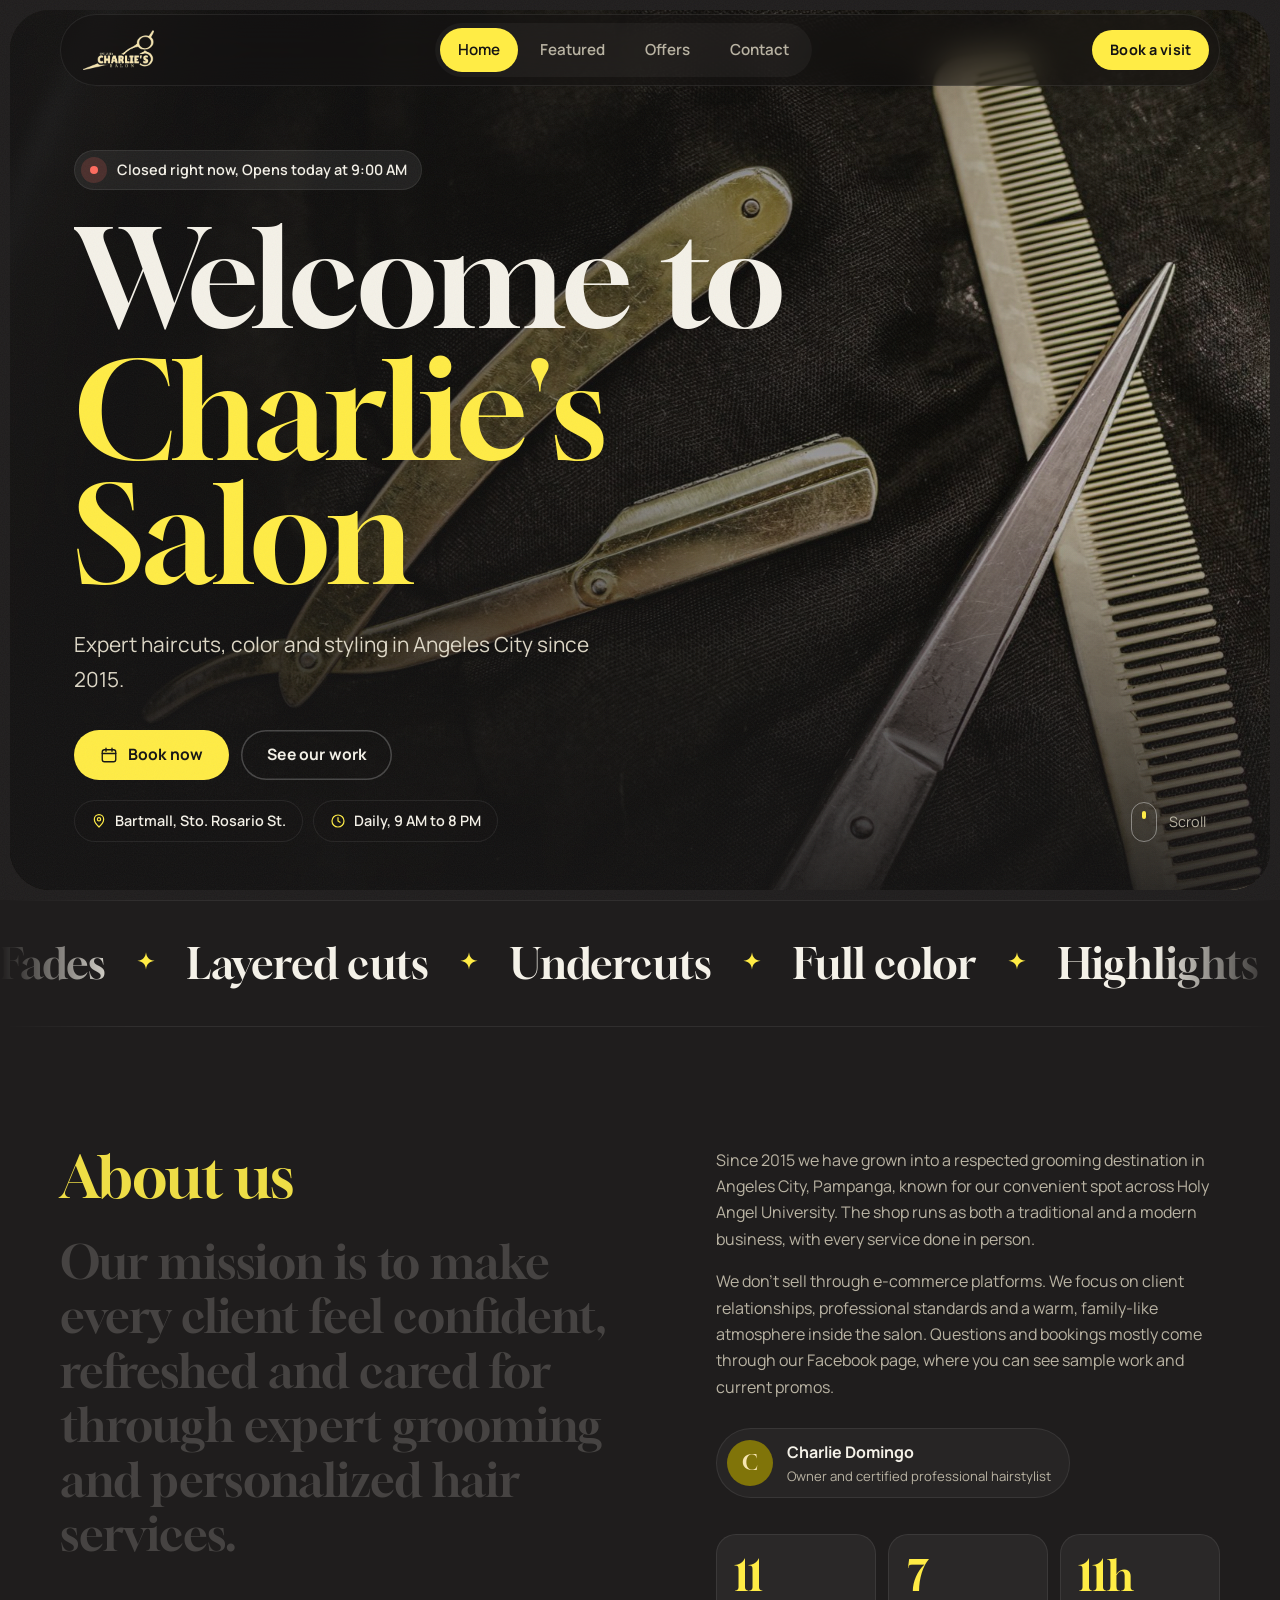
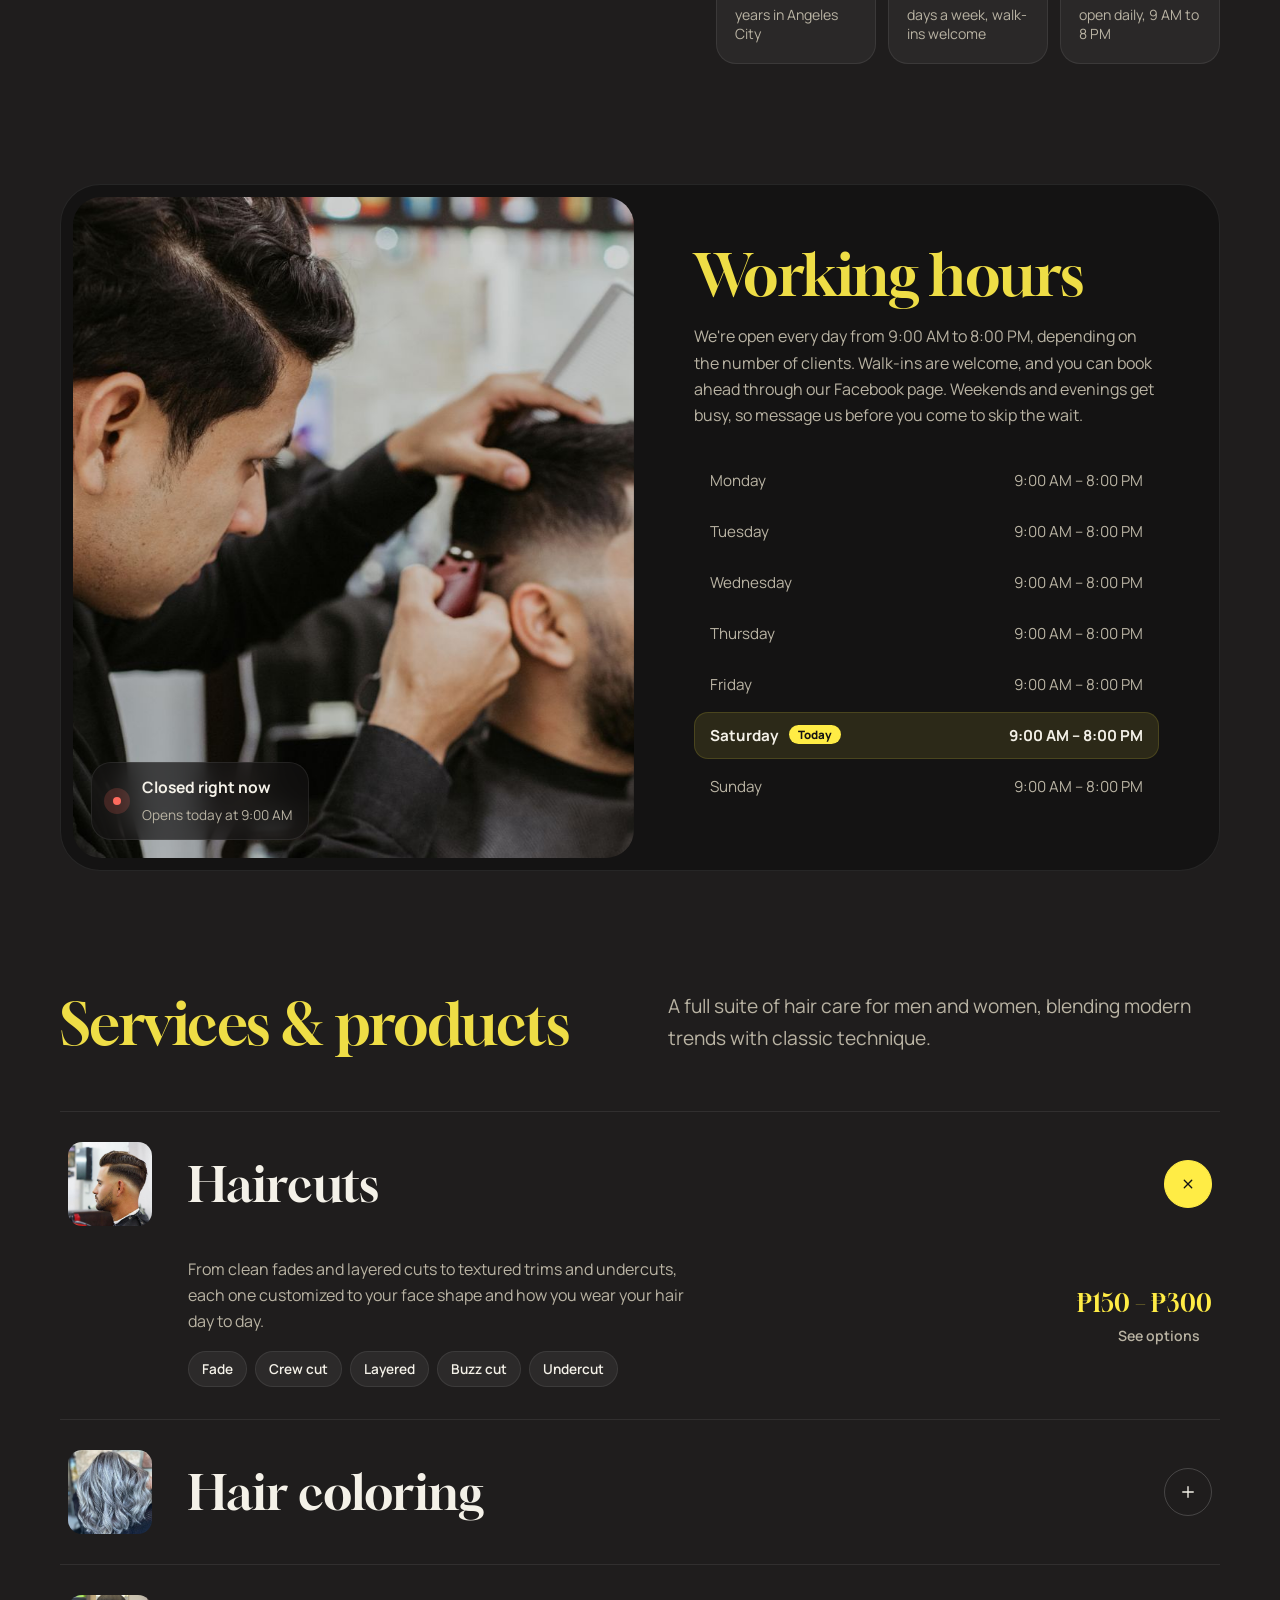
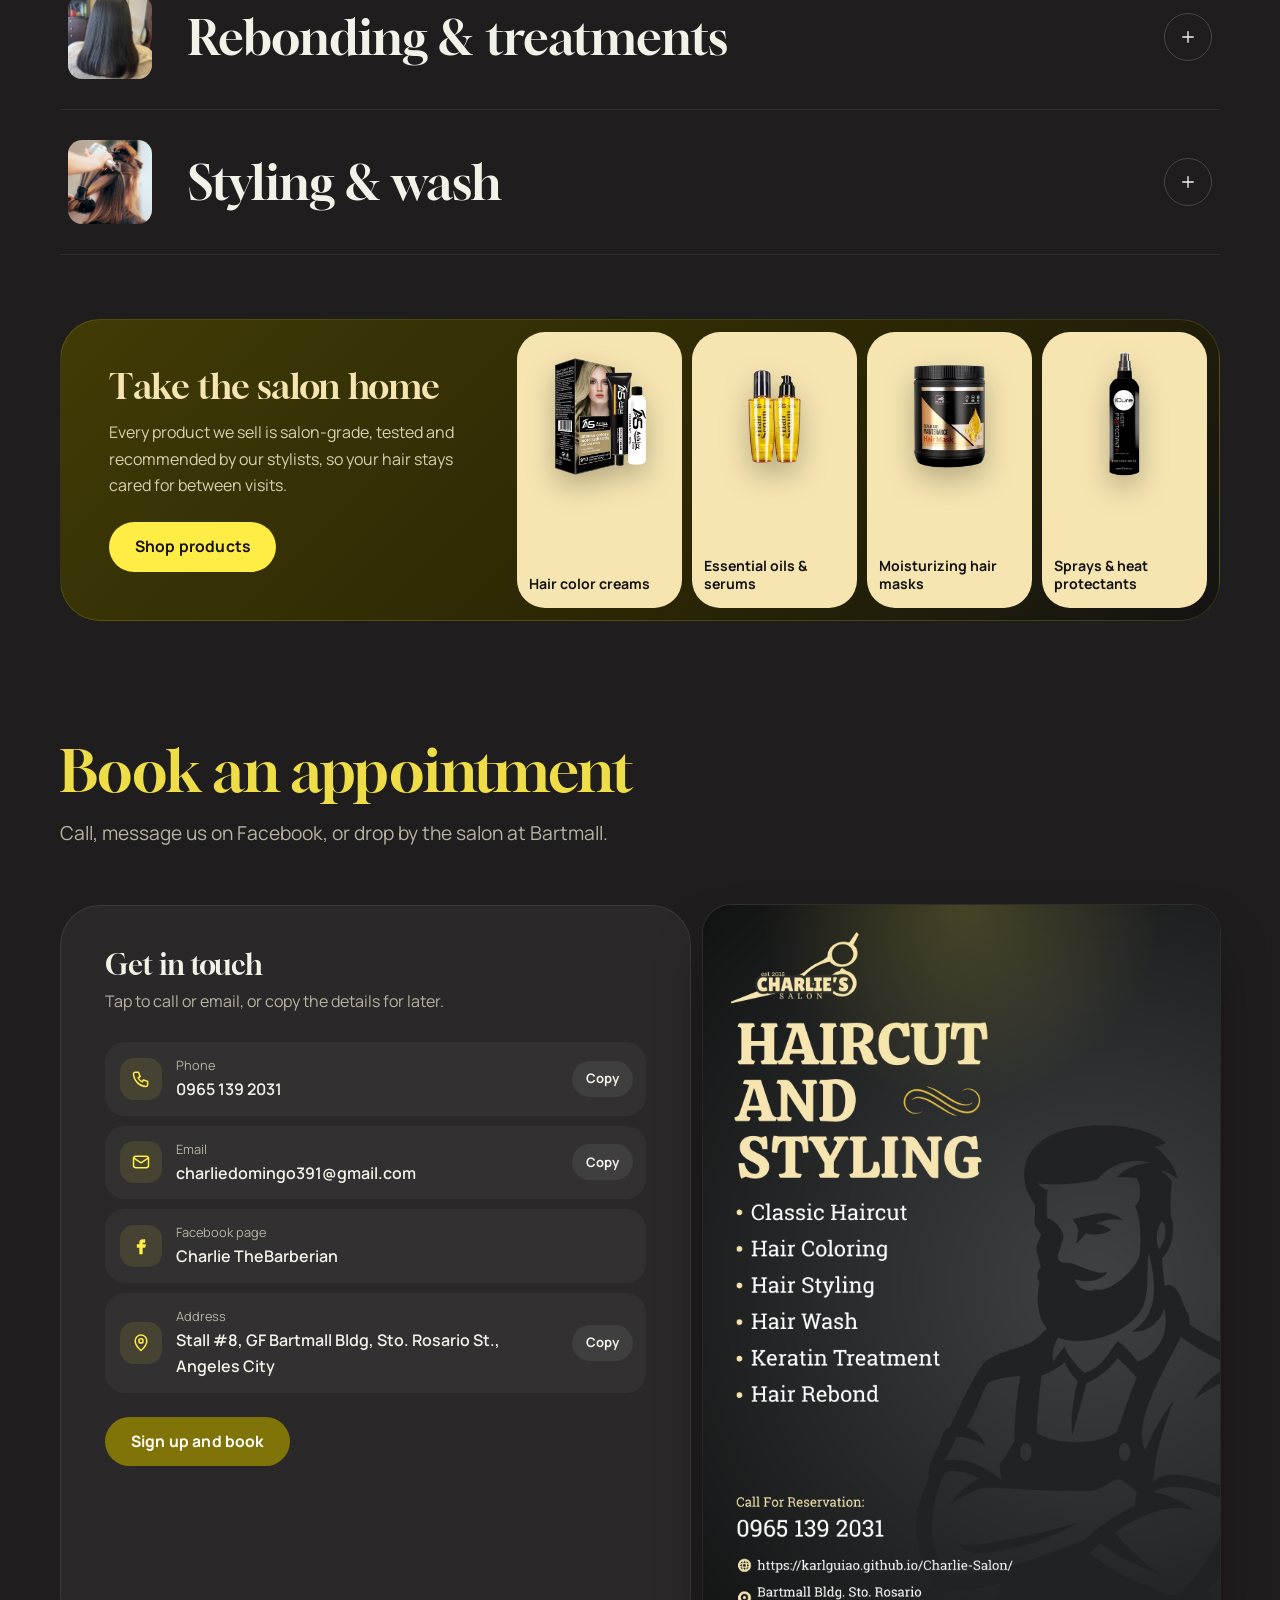
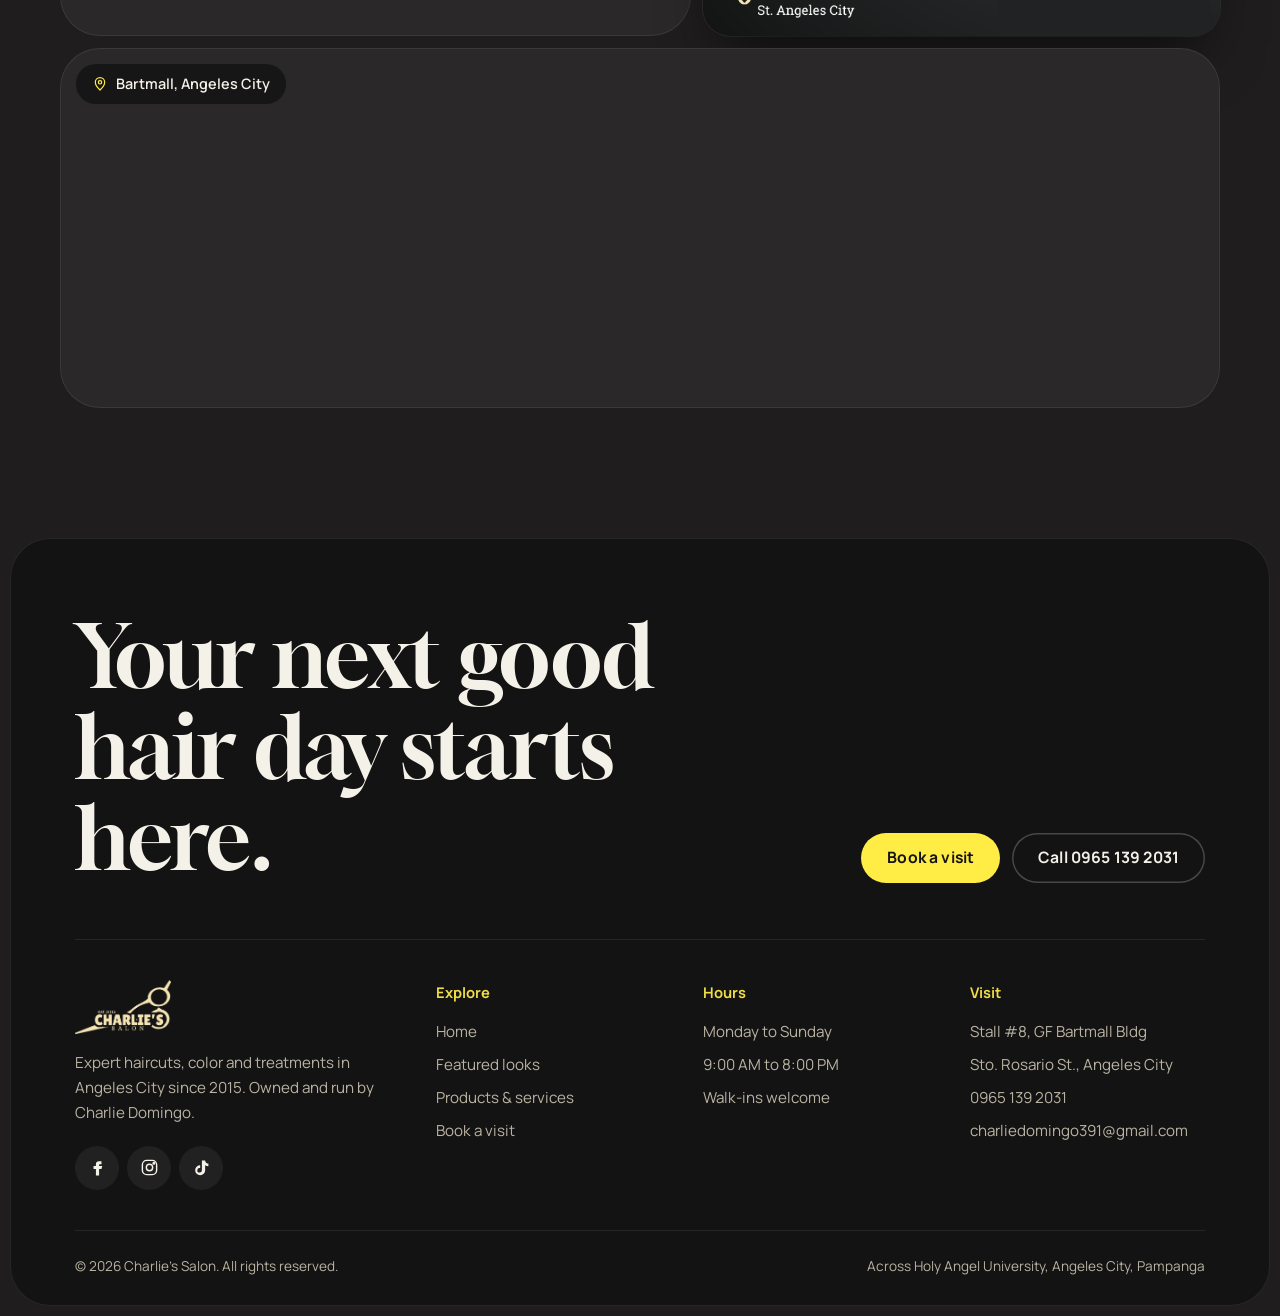
<file: index.html>
<!--
  Charlie's Salon
  Original project: Guiao, Karl Christian D. | WD-303 | WEBPUB
-->
<!doctype html>
<html lang="en">
  <head>
    <meta charset="UTF-8" />
    <meta
      name="viewport"
      content="width=device-width, initial-scale=1.0, viewport-fit=cover"
    />
    <title>Charlie's Salon | Haircuts, color & styling in Angeles City</title>
    <meta
      name="description"
      content="Charlie's Salon in Angeles City: expert haircuts, hair coloring, rebonding and treatments since 2015. Open daily 9 AM to 8 PM."
    />
    <meta name="theme-color" content="#141313" />
    <link rel="shortcut icon" href="images/favicon.ico" />
    <link
      rel="icon"
      type="image/png"
      sizes="96x96"
      href="images/favicon-96.png"
    />
    <link
      rel="apple-touch-icon"
      sizes="180x180"
      href="images/apple-touch-icon.png"
    />
    <link rel="icon" sizes="192x192" href="images/android-chrome-192.png" />
    <link rel="preconnect" href="https://fonts.googleapis.com" />
    <link rel="preconnect" href="https://fonts.gstatic.com" crossorigin />
    <link
      href="https://fonts.googleapis.com/css2?family=Gloock&family=Manrope:wght@400;500;600;700;800&display=swap"
      rel="stylesheet"
    />
    <link rel="stylesheet" href="css/main.css" />
  </head>
  <body>
    <a class="sr-only" href="#main">Skip to content</a>
    <div id="preloader" aria-hidden="true">
      <div>
        <img class="preloader__logo" src="images/web/logo-wide.png" alt="" />
        <div class="preloader__bar"><span></span></div>
      </div>
    </div>
    <div id="scrollProgress" aria-hidden="true"></div>

    <header class="nav">
      <a class="nav__logo" href="index.html" aria-label="Charlie's Salon home">
        <img
          src="images/web/logo-wide.png"
          alt="Charlie's Salon"
          width="427"
          height="239"
        />
      </a>
      <nav class="nav__links" aria-label="Main">
        <a href="index.html" aria-current="page">Home</a>
        <a href="feature.html">Featured</a>
        <a href="product-list.html">Offers</a>
        <a href="contact.html">Contact</a>
      </nav>
      <div class="nav__actions">
        <a class="btn btn--sm nav__book" href="signup.html" data-magnetic
          >Book a visit</a
        >
        <button
          class="burger"
          type="button"
          aria-label="Open menu"
          aria-expanded="false"
          aria-controls="mobileMenu"
        >
          <span></span><span></span>
        </button>
      </div>
    </header>

    <div class="mobile-menu" id="mobileMenu">
      <nav aria-label="Mobile">
        <a href="index.html" aria-current="page">Home</a>
        <a href="feature.html">Featured</a>
        <a href="product-list.html">Offers</a>
        <a href="contact.html">Contact</a>
        <a href="signup.html">Book a visit</a>
      </nav>
      <div class="mobile-menu__foot">
        <div
          class="hero__est"
          data-status
          style="margin: 0; width: fit-content"
        >
          <span class="status-dot"></span
          ><span data-status-title>Open now</span>
        </div>
        <a href="tel:+639651392031">0965 139 2031</a>
        <span>Stall #8, GF Bartmall Bldg, Sto. Rosario St., Angeles City</span>
      </div>
    </div>

    <main id="main">
      <section class="hero">
        <div class="hero__panel">
          <div class="hero__bg" aria-hidden="true">
            <img src="images/web/salon.jpg" alt="" data-parallax="0.18" />
          </div>
          <div class="hero__content">
            <div class="hero__est fade-up" data-status>
              <span class="status-dot"></span>
              <span
                ><span data-status-title>Open now</span>,
                <span data-status-detail>until 8:00 PM today</span></span
              >
            </div>
            <h1 aria-label="Welcome to Charlie's Salon">
              <span class="line"><span>Welcome to</span></span>
              <span class="line"><span>Charlie's Salon</span></span>
            </h1>
            <p class="hero__sub fade-up d1">
              Expert haircuts, color and styling in Angeles City since 2015.
            </p>
            <div class="hero__cta fade-up d2">
              <a class="btn" href="signup.html" data-magnetic
                ><svg
                  aria-hidden="true"
                  fill="none"
                  stroke="currentColor"
                  stroke-width="1.8"
                  stroke-linecap="round"
                  stroke-linejoin="round"
                >
                  <use href="#i-calendar" /></svg
                >Book now</a
              >
              <a class="btn btn--ghost" href="feature.html">See our work</a>
            </div>
          </div>
          <div class="hero__foot fade-up d3">
            <div class="hero__meta">
              <span class="chip" data-icon="pin"
                >Bartmall, Sto. Rosario St.</span
              >
              <span class="chip" data-icon="clock">Daily, 9 AM to 8 PM</span>
            </div>
            <a class="scroll-cue" href="#about"
              ><span class="scroll-cue__mouse"></span>Scroll</a
            >
          </div>
        </div>
      </section>

      <div class="marquee" aria-hidden="true">
        <div class="marquee__track">
          <span
            >Fades<svg aria-hidden="true"><use href="#i-sparkle" /></svg></span
          ><span
            >Layered cuts<svg aria-hidden="true">
              <use href="#i-sparkle" /></svg></span
          ><span
            >Undercuts<svg aria-hidden="true">
              <use href="#i-sparkle" /></svg></span
          ><span
            >Full color<svg aria-hidden="true">
              <use href="#i-sparkle" /></svg></span
          ><span
            >Highlights<svg aria-hidden="true">
              <use href="#i-sparkle" /></svg></span
          ><span
            >Root touch-ups<svg aria-hidden="true">
              <use href="#i-sparkle" /></svg></span
          ><span
            >Rebonding<svg aria-hidden="true">
              <use href="#i-sparkle" /></svg></span
          ><span
            >Keratin<svg aria-hidden="true">
              <use href="#i-sparkle" /></svg></span
          ><span
            >Deep conditioning<svg aria-hidden="true">
              <use href="#i-sparkle" /></svg></span
          ><span
            >Fades<svg aria-hidden="true"><use href="#i-sparkle" /></svg></span
          ><span
            >Layered cuts<svg aria-hidden="true">
              <use href="#i-sparkle" /></svg></span
          ><span
            >Undercuts<svg aria-hidden="true">
              <use href="#i-sparkle" /></svg></span
          ><span
            >Full color<svg aria-hidden="true">
              <use href="#i-sparkle" /></svg></span
          ><span
            >Highlights<svg aria-hidden="true">
              <use href="#i-sparkle" /></svg></span
          ><span
            >Root touch-ups<svg aria-hidden="true">
              <use href="#i-sparkle" /></svg></span
          ><span
            >Rebonding<svg aria-hidden="true">
              <use href="#i-sparkle" /></svg></span
          ><span
            >Keratin<svg aria-hidden="true">
              <use href="#i-sparkle" /></svg></span
          ><span
            >Deep conditioning<svg aria-hidden="true">
              <use href="#i-sparkle" /></svg
          ></span>
        </div>
      </div>

      <section id="about" class="section">
        <div class="container about">
          <div>
            <h2 class="reveal" style="margin-bottom: 28px">About us</h2>
            <p class="about__statement">
              Our mission is to make every client feel confident, refreshed and
              cared for through expert grooming and personalized hair services.
            </p>
          </div>
          <div class="about__body reveal" style="--d: 0.1s">
            <p>
              Since 2015 we have grown into a respected grooming destination in
              Angeles City, Pampanga, known for our convenient spot across Holy
              Angel University. The shop runs as both a traditional and a modern
              business, with every service done in person.
            </p>
            <p>
              We don't sell through e-commerce platforms. We focus on client
              relationships, professional standards and a warm, family-like
              atmosphere inside the salon. Questions and bookings mostly come
              through our Facebook page, where you can see sample work and
              current promos.
            </p>
            <div class="owner">
              <span class="owner__mark">C</span>
              <div>
                <strong>Charlie Domingo</strong
                ><small>Owner and certified professional hairstylist</small>
              </div>
            </div>
            <div class="stats">
              <div class="stat">
                <strong data-count="years">0</strong
                ><span>years in Angeles City</span>
              </div>
              <div class="stat">
                <strong data-count="7">0</strong
                ><span>days a week, walk-ins welcome</span>
              </div>
              <div class="stat">
                <strong data-count="11" data-suffix="h">0</strong
                ><span>open daily, 9 AM to 8 PM</span>
              </div>
            </div>
          </div>
        </div>
      </section>

      <section id="hours" class="section" style="padding-top: 0">
        <div class="container">
          <div class="hours reveal">
            <div class="hours__media">
              <img
                src="images/web/hero-image.jpg"
                alt="A barber finishing a fade on a client"
                loading="lazy"
                data-parallax="0.08"
              />
              <div class="hours__badge" data-status>
                <span class="status-dot"></span>
                <div>
                  <strong data-status-title>Open now</strong
                  ><small data-status-detail>Until 8:00 PM today</small>
                </div>
              </div>
            </div>
            <div class="hours__text">
              <h2>Working hours</h2>
              <p>
                We're open every day from 9:00 AM to 8:00 PM, depending on the
                number of clients. Walk-ins are welcome, and you can book ahead
                through our Facebook page. Weekends and evenings get busy, so
                message us before you come to skip the wait.
              </p>
              <ul class="week">
                <li data-day="Monday">
                  <span>Monday</span><span>9:00 AM – 8:00 PM</span>
                </li>
                <li data-day="Tuesday">
                  <span>Tuesday</span><span>9:00 AM – 8:00 PM</span>
                </li>
                <li data-day="Wednesday">
                  <span>Wednesday</span><span>9:00 AM – 8:00 PM</span>
                </li>
                <li data-day="Thursday">
                  <span>Thursday</span><span>9:00 AM – 8:00 PM</span>
                </li>
                <li data-day="Friday">
                  <span>Friday</span><span>9:00 AM – 8:00 PM</span>
                </li>
                <li data-day="Saturday">
                  <span>Saturday</span><span>9:00 AM – 8:00 PM</span>
                </li>
                <li data-day="Sunday">
                  <span>Sunday</span><span>9:00 AM – 8:00 PM</span>
                </li>
              </ul>
            </div>
          </div>
        </div>
      </section>

      <section id="services" class="section services" style="padding-top: 0">
        <div class="container">
          <div class="section-head reveal">
            <h2>Services &amp; products</h2>
            <p class="lede">
              A full suite of hair care for men and women, blending modern
              trends with classic technique.
            </p>
          </div>
          <ul class="svc-list reveal">
            <li class="svc is-open">
              <button class="svc__head" type="button" aria-expanded="true">
                <img
                  class="svc__thumb"
                  src="images/service1.jpg"
                  alt=""
                  loading="lazy"
                />
                <span class="svc__title">Haircuts</span>
                <span class="svc__toggle" data-icon="plus"></span>
              </button>
              <div class="svc__panel">
                <div>
                  <div class="svc__inner">
                    <div>
                      <p>
                        From clean fades and layered cuts to textured trims and
                        undercuts, each one customized to your face shape and
                        how you wear your hair day to day.
                      </p>
                      <div class="tags" style="margin-top: 16px">
                        <span class="chip">Fade</span
                        ><span class="chip">Crew cut</span
                        ><span class="chip">Layered</span
                        ><span class="chip">Buzz cut</span
                        ><span class="chip">Undercut</span>
                      </div>
                    </div>
                    <div style="text-align: right">
                      <div class="price">₱150 – ₱300</div>
                      <a class="rate-link" href="product-list.html#services"
                        >See options</a
                      >
                    </div>
                  </div>
                </div>
              </div>
            </li>
            <li class="svc">
              <button class="svc__head" type="button" aria-expanded="false">
                <img
                  class="svc__thumb"
                  src="images/service2.jpg"
                  alt=""
                  loading="lazy"
                />
                <span class="svc__title">Hair coloring</span>
                <span class="svc__toggle" data-icon="plus"></span>
              </button>
              <div class="svc__panel">
                <div>
                  <div class="svc__inner">
                    <div>
                      <p>
                        Full-color transformations, highlights, balayage, root
                        touch-ups and trend tones, mixed in the chair for your
                        base color.
                      </p>
                      <div class="tags" style="margin-top: 16px">
                        <span class="chip">Full color</span
                        ><span class="chip">Highlights</span
                        ><span class="chip">Balayage</span
                        ><span class="chip">Ombre</span>
                      </div>
                    </div>
                    <div style="text-align: right">
                      <div class="price">₱300 – ₱500</div>
                      <a class="rate-link" href="product-list.html#services"
                        >See options</a
                      >
                    </div>
                  </div>
                </div>
              </div>
            </li>
            <li class="svc">
              <button class="svc__head" type="button" aria-expanded="false">
                <img
                  class="svc__thumb"
                  src="images/service5.jpg"
                  alt=""
                  loading="lazy"
                />
                <span class="svc__title">Rebonding &amp; treatments</span>
                <span class="svc__toggle" data-icon="plus"></span>
              </button>
              <div class="svc__panel">
                <div>
                  <div class="svc__inner">
                    <div>
                      <p>
                        Smoothing, strengthening and revitalizing services like
                        keratin and deep-conditioning masks for hair that has
                        seen too much heat.
                      </p>
                      <div class="tags" style="margin-top: 16px">
                        <span class="chip">Rebond</span
                        ><span class="chip">Keratin</span
                        ><span class="chip">Hair botox</span
                        ><span class="chip">Deep conditioning</span>
                      </div>
                    </div>
                    <div style="text-align: right">
                      <div class="price">₱400 – ₱1,500</div>
                      <a class="rate-link" href="product-list.html#services"
                        >See options</a
                      >
                    </div>
                  </div>
                </div>
              </div>
            </li>
            <li class="svc">
              <button class="svc__head" type="button" aria-expanded="false">
                <img
                  class="svc__thumb"
                  src="images/service3.jpg"
                  alt=""
                  loading="lazy"
                />
                <span class="svc__title">Styling &amp; wash</span>
                <span class="svc__toggle" data-icon="plus"></span>
              </button>
              <div class="svc__panel">
                <div>
                  <div class="svc__inner">
                    <div>
                      <p>
                        Blow-dries, curls, straightening and formal updos, plus
                        cleansing washes for the scalp you actually have.
                      </p>
                      <div class="tags" style="margin-top: 16px">
                        <span class="chip">Blow dry</span
                        ><span class="chip">Curling</span
                        ><span class="chip">Formal updo</span
                        ><span class="chip">Deep cleanse</span>
                      </div>
                    </div>
                    <div style="text-align: right">
                      <div class="price">₱100 – ₱400</div>
                      <a class="rate-link" href="product-list.html#services"
                        >See options</a
                      >
                    </div>
                  </div>
                </div>
              </div>
            </li>
          </ul>

          <div class="shelf reveal">
            <div class="shelf__text">
              <h3>Take the salon home</h3>
              <p>
                Every product we sell is salon-grade, tested and recommended by
                our stylists, so your hair stays cared for between visits.
              </p>
              <a class="btn" href="product-list.html" data-magnetic
                >Shop products</a
              >
            </div>
            <div class="shelf__items" data-stagger>
              <a class="shelf__item" href="product-list.html"
                ><img src="images/product1.png" alt="" loading="lazy" /><span
                  >Hair color creams</span
                ></a
              >
              <a class="shelf__item" href="product-list.html"
                ><img src="images/product2.png" alt="" loading="lazy" /><span
                  >Essential oils &amp; serums</span
                ></a
              >
              <a class="shelf__item" href="product-list.html"
                ><img src="images/product3.png" alt="" loading="lazy" /><span
                  >Moisturizing hair masks</span
                ></a
              >
              <a class="shelf__item" href="product-list.html"
                ><img src="images/product4.png" alt="" loading="lazy" /><span
                  >Sprays &amp; heat protectants</span
                ></a
              >
            </div>
          </div>
        </div>
      </section>

      <section id="book" class="section" style="padding-top: 0">
        <div class="container">
          <div class="section-head reveal">
            <h2>Book an appointment</h2>
            <p class="lede">
              Call, message us on Facebook, or drop by the salon at Bartmall.
            </p>
          </div>
          <div class="visit">
            <div class="card reveal">
              <h3>Get in touch</h3>
              <p class="muted" style="margin-top: 8px">
                Tap to call or email, or copy the details for later.
              </p>

              <div class="contact-rows">
                <div class="contact-row">
                  <span class="contact-row__icon" data-icon="phone"></span>
                  <div class="contact-row__text">
                    <small>Phone</small
                    ><a href="tel:+639651392031">0965 139 2031</a>
                  </div>
                  <button
                    class="copy-btn"
                    type="button"
                    data-copy="09651392031"
                  >
                    Copy
                  </button>
                </div>
                <div class="contact-row">
                  <span class="contact-row__icon" data-icon="mail"></span>
                  <div class="contact-row__text">
                    <small>Email</small
                    ><a href="mailto:charliedomingo391@gmail.com"
                      >charliedomingo391@gmail.com</a
                    >
                  </div>
                  <button
                    class="copy-btn"
                    type="button"
                    data-copy="charliedomingo391@gmail.com"
                  >
                    Copy
                  </button>
                </div>
                <div class="contact-row">
                  <span class="contact-row__icon" data-icon="facebook"></span>
                  <div class="contact-row__text">
                    <small>Facebook page</small
                    ><a
                      href="https://www.facebook.com/charlie.domingo.391"
                      target="_blank"
                      rel="noopener"
                      >Charlie TheBarberian</a
                    >
                  </div>
                </div>
                <div class="contact-row">
                  <span class="contact-row__icon" data-icon="pin"></span>
                  <div class="contact-row__text">
                    <small>Address</small
                    ><span
                      >Stall #8, GF Bartmall Bldg, Sto. Rosario St., Angeles
                      City</span
                    >
                  </div>
                  <button
                    class="copy-btn"
                    type="button"
                    data-copy="Stall #8, GF Bartmall Bldg, Sto. Rosario St., Angeles City"
                  >
                    Copy
                  </button>
                </div>
              </div>
              <a
                class="btn btn--olive"
                href="signup.html"
                style="margin-top: 24px"
                >Sign up and book</a
              >
            </div>
            <div class="flyer reveal" style="--d: 0.1s">
              <div class="flyer__card" data-tilt="6">
                <img
                  src="images/web/charlie-salon-infographic.png"
                  alt="Charlie's Salon flyer listing classic haircut, hair coloring, hair styling, hair wash, keratin treatment and hair rebond, with reservations at 0965 139 2031"
                  loading="lazy"
                />
              </div>
            </div>
          </div>
          <div class="reveal" style="margin-top: 12px">
            <div class="map-frame" data-cursor="Drag">
              <span class="chip map-frame__pill" data-icon="pin"
                >Bartmall, Angeles City</span
              >
              <iframe
                src="https://www.google.com/maps/embed?pb=!1m18!1m12!1m3!1d3851.437470450254!2d120.58877917416011!3d15.13430086378941!2m3!1f0!2f0!3f0!3m2!1i1024!2i768!4f13.1!3m3!1m2!1s0x3396f248caefb927%3A0xb3739bb9efd15783!2sBart%20Mall!5e0!3m2!1sen!2sph!4v1752138065279!5m2!1sen!2sph"
                title="Map to Charlie's Salon at Bartmall, Angeles City"
                loading="lazy"
                referrerpolicy="no-referrer-when-downgrade"
                allowfullscreen
              ></iframe>
            </div>
          </div>
        </div>
      </section>
    </main>

    <footer class="footer">
      <div class="footer__panel">
        <div class="footer__cta reveal">
          <h2>Your next good hair day starts here.</h2>
          <div class="hero__cta" style="margin: 0">
            <a class="btn" href="signup.html" data-magnetic>Book a visit</a>
            <a class="btn btn--ghost" href="tel:+639651392031"
              >Call 0965 139 2031</a
            >
          </div>
        </div>
        <div class="footer__grid">
          <div class="footer__brand">
            <img
              src="images/web/logo-wide.png"
              alt="Charlie's Salon"
              width="427"
              height="239"
            />
            <p>
              Expert haircuts, color and treatments in Angeles City since 2015.
              Owned and run by Charlie Domingo.
            </p>
            <div class="socials">
              <a
                href="https://www.facebook.com/charlie.domingo.391"
                target="_blank"
                rel="noopener"
                aria-label="Facebook"
                data-icon="facebook"
              ></a>
              <a
                href="https://www.instagram.com/"
                target="_blank"
                rel="noopener"
                aria-label="Instagram"
                data-icon="instagram"
              ></a>
              <a
                href="https://www.tiktok.com/"
                target="_blank"
                rel="noopener"
                aria-label="TikTok"
                data-icon="tiktok"
              ></a>
            </div>
          </div>
          <div>
            <h4>Explore</h4>
            <ul>
              <li><a href="index.html">Home</a></li>
              <li><a href="feature.html">Featured looks</a></li>
              <li><a href="product-list.html">Products &amp; services</a></li>
              <li><a href="signup.html">Book a visit</a></li>
            </ul>
          </div>
          <div>
            <h4>Hours</h4>
            <ul>
              <li>Monday to Sunday</li>
              <li>9:00 AM to 8:00 PM</li>
              <li>Walk-ins welcome</li>
            </ul>
          </div>
          <div>
            <h4>Visit</h4>
            <ul>
              <li>Stall #8, GF Bartmall Bldg</li>
              <li>Sto. Rosario St., Angeles City</li>
              <li><a href="tel:+639651392031">0965 139 2031</a></li>
              <li>
                <a href="mailto:charliedomingo391@gmail.com"
                  >charliedomingo391@gmail.com</a
                >
              </li>
            </ul>
          </div>
        </div>
        <div class="footer__bottom">
          <span
            >&copy; <span data-year>2026</span> Charlie's Salon. All rights
            reserved.</span
          >
          <span>Across Holy Angel University, Angeles City, Pampanga</span>
        </div>
      </div>
    </footer>

    <script src="scripts/main.js"></script>
  </body>
</html>
</file>
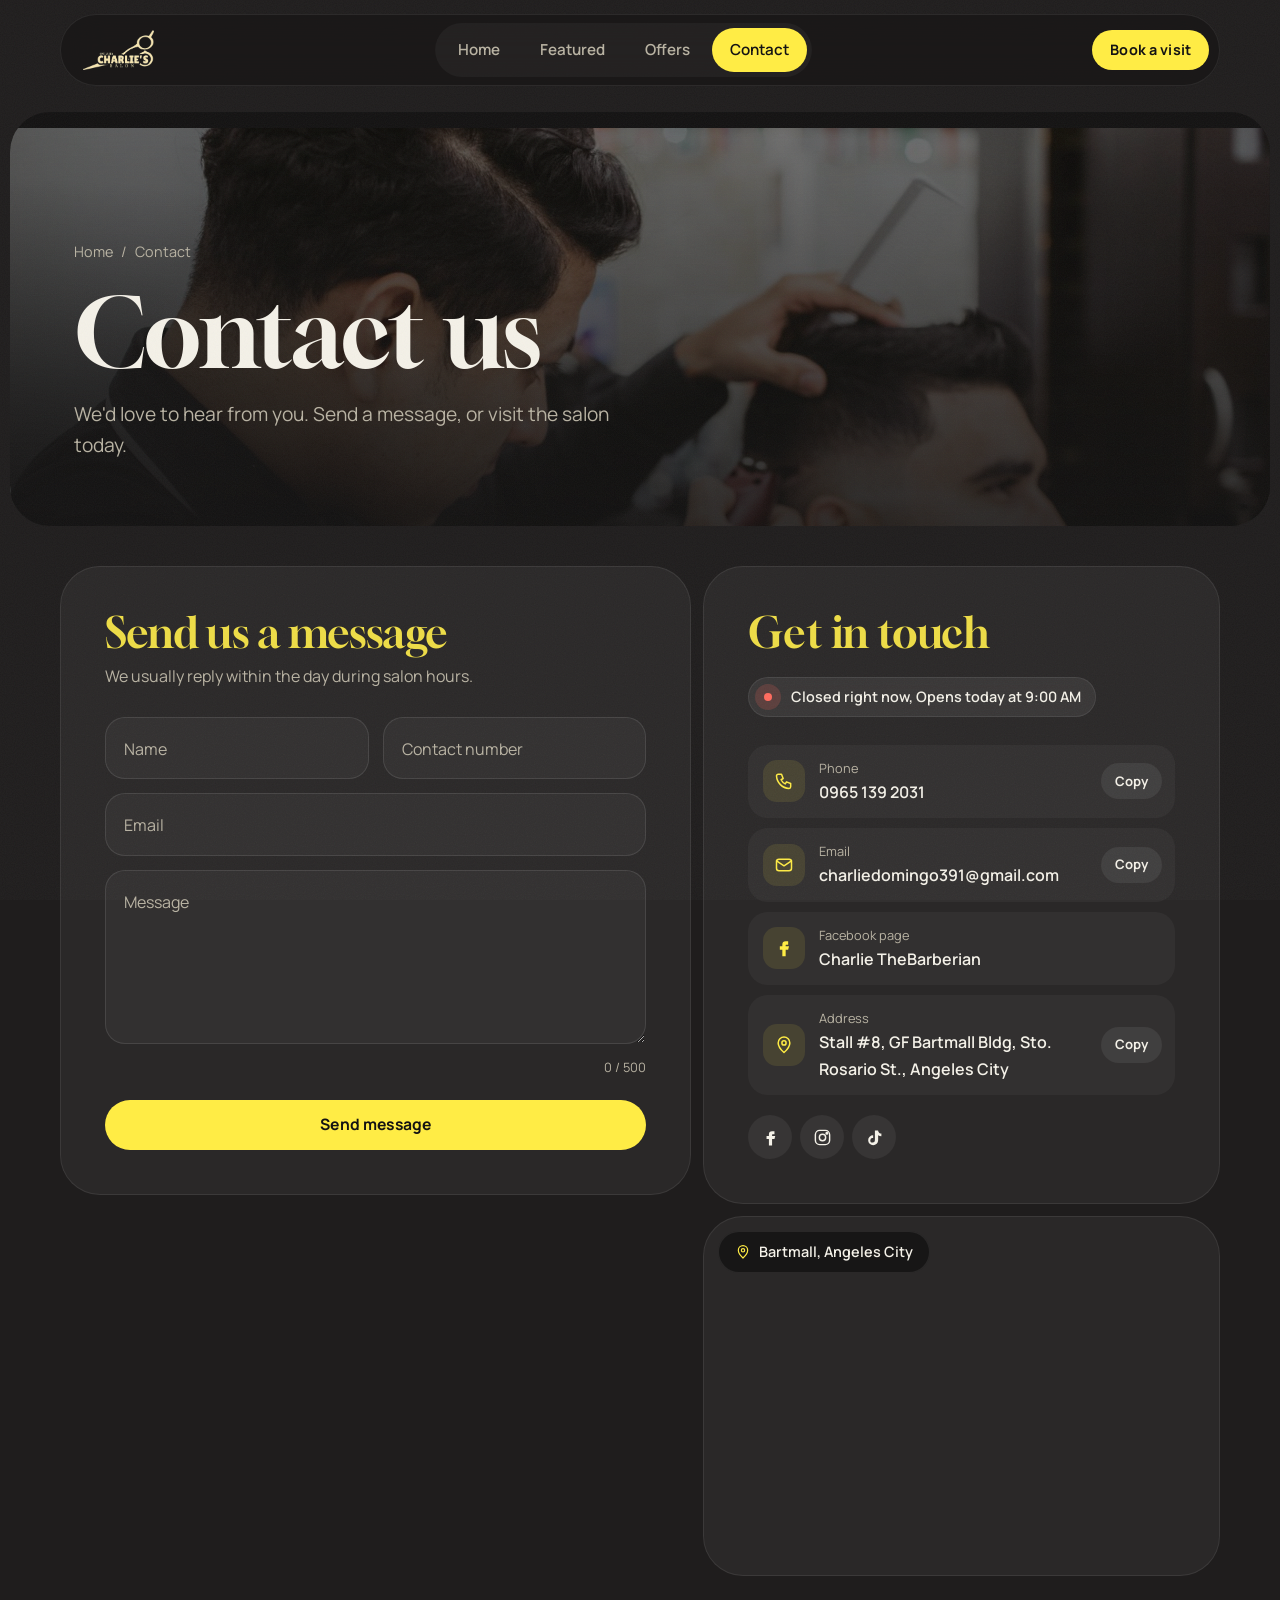
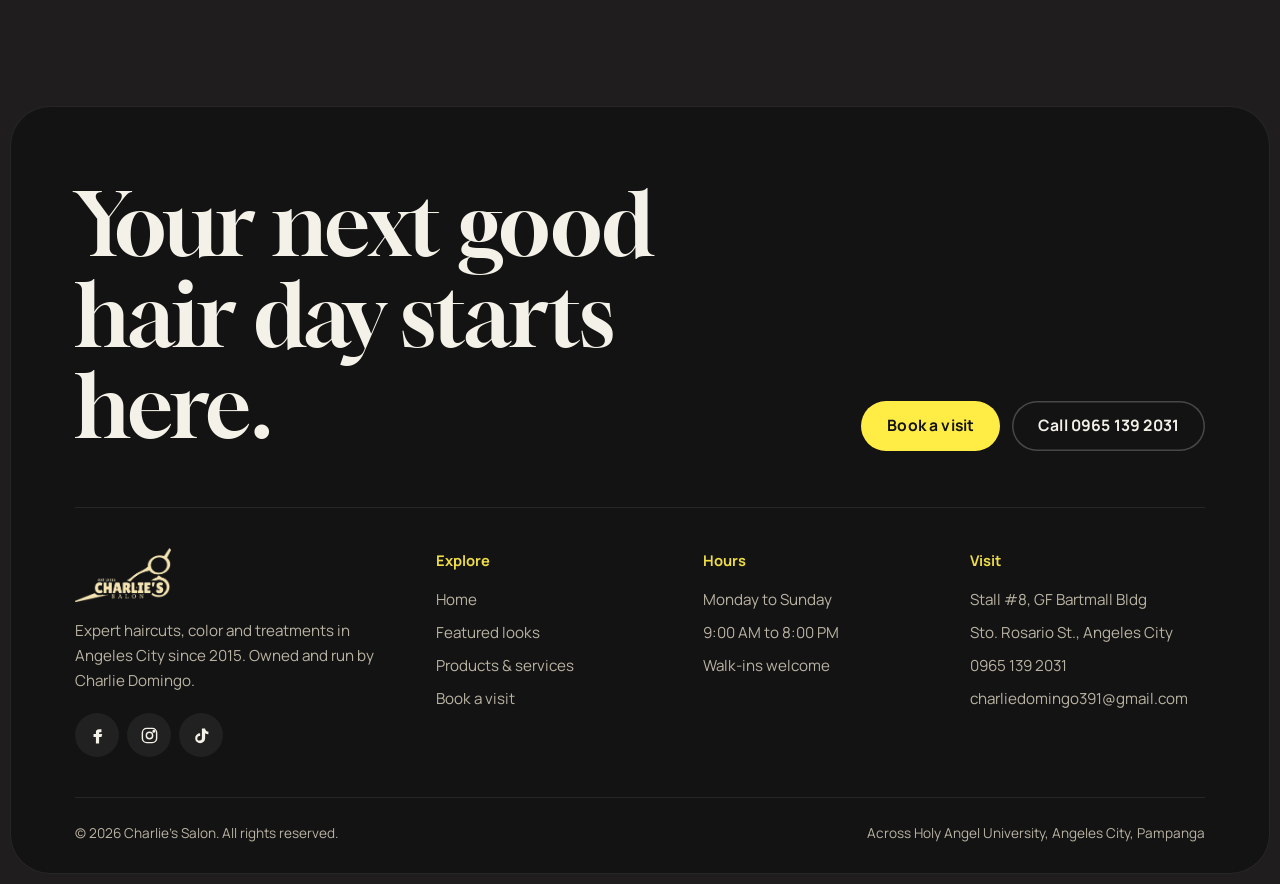
<file: contact.html>
<!--
  Charlie's Salon
  Original project: Guiao, Karl Christian D. | WD-303 | WEBPUB
-->
<!doctype html>
<html lang="en">
  <head>
    <meta charset="UTF-8" />
    <meta
      name="viewport"
      content="width=device-width, initial-scale=1.0, viewport-fit=cover"
    />
    <title>Contact | Charlie's Salon</title>
    <meta
      name="description"
      content="Contact Charlie's Salon in Angeles City by phone, email or Facebook, or send us a message."
    />
    <meta name="theme-color" content="#141313" />
    <link rel="shortcut icon" href="images/favicon.ico" />
    <link
      rel="icon"
      type="image/png"
      sizes="96x96"
      href="images/favicon-96.png"
    />
    <link
      rel="apple-touch-icon"
      sizes="180x180"
      href="images/apple-touch-icon.png"
    />
    <link rel="icon" sizes="192x192" href="images/android-chrome-192.png" />
    <link rel="preconnect" href="https://fonts.googleapis.com" />
    <link rel="preconnect" href="https://fonts.gstatic.com" crossorigin />
    <link
      href="https://fonts.googleapis.com/css2?family=Gloock&family=Manrope:wght@400;500;600;700;800&display=swap"
      rel="stylesheet"
    />
    <link rel="stylesheet" href="css/main.css" />
  </head>
  <body>
    <a class="sr-only" href="#main">Skip to content</a>
    <div id="preloader" aria-hidden="true">
      <div>
        <img class="preloader__logo" src="images/web/logo-wide.png" alt="" />
        <div class="preloader__bar"><span></span></div>
      </div>
    </div>
    <div id="scrollProgress" aria-hidden="true"></div>

    <header class="nav">
      <a class="nav__logo" href="index.html" aria-label="Charlie's Salon home">
        <img
          src="images/web/logo-wide.png"
          alt="Charlie's Salon"
          width="427"
          height="239"
        />
      </a>
      <nav class="nav__links" aria-label="Main">
        <a href="index.html">Home</a>
        <a href="feature.html">Featured</a>
        <a href="product-list.html">Offers</a>
        <a href="contact.html" aria-current="page">Contact</a>
      </nav>
      <div class="nav__actions">
        <a class="btn btn--sm nav__book" href="signup.html" data-magnetic
          >Book a visit</a
        >
        <button
          class="burger"
          type="button"
          aria-label="Open menu"
          aria-expanded="false"
          aria-controls="mobileMenu"
        >
          <span></span><span></span>
        </button>
      </div>
    </header>

    <div class="mobile-menu" id="mobileMenu">
      <nav aria-label="Mobile">
        <a href="index.html">Home</a>
        <a href="feature.html">Featured</a>
        <a href="product-list.html">Offers</a>
        <a href="contact.html" aria-current="page">Contact</a>
        <a href="signup.html">Book a visit</a>
      </nav>
      <div class="mobile-menu__foot">
        <div
          class="hero__est"
          data-status
          style="margin: 0; width: fit-content"
        >
          <span class="status-dot"></span
          ><span data-status-title>Open now</span>
        </div>
        <a href="tel:+639651392031">0965 139 2031</a>
        <span>Stall #8, GF Bartmall Bldg, Sto. Rosario St., Angeles City</span>
      </div>
    </div>

    <section class="page-hero">
      <div class="page-hero__panel">
        <img src="images/web/hero-image.jpg" alt="" data-parallax="0.12" />
        <div>
          <div class="crumbs fade-up">
            <a href="index.html">Home</a><span aria-hidden="true">/</span
            ><span>Contact</span>
          </div>
          <h1 class="fade-up d1">Contact us</h1>
          <p class="fade-up d2">
            We'd love to hear from you. Send a message, or visit the salon
            today.
          </p>
        </div>
      </div>
    </section>

    <main id="main" class="section" style="padding-top: 40px">
      <div class="container contact-grid">
        <div class="card form-card reveal">
          <h2>Send us a message</h2>
          <p class="muted">
            We usually reply within the day during salon hours.
          </p>
          <form id="contactForm" novalidate>
            <div class="field-row">
              <div class="field">
                <input
                  id="name"
                  name="name"
                  placeholder=" "
                  autocomplete="name"
                  required
                />
                <label for="name">Name</label>
                <span class="field__error">Enter your name.</span>
              </div>
              <div class="field">
                <input
                  id="phone"
                  name="phone"
                  type="tel"
                  inputmode="numeric"
                  placeholder=" "
                  pattern="09[0-9]{9}"
                  autocomplete="tel"
                  required
                />
                <label for="phone">Contact number</label>
                <span class="field__error"
                  >Use an 11-digit number starting with 09.</span
                >
              </div>
            </div>
            <div class="field">
              <input
                id="email"
                name="email"
                type="email"
                placeholder=" "
                autocomplete="email"
                required
              />
              <label for="email">Email</label>
              <span class="field__error"
                >Enter a valid email, like name@example.com.</span
              >
            </div>
            <div class="field">
              <textarea
                id="message"
                name="message"
                rows="5"
                placeholder=" "
                maxlength="500"
                required
              ></textarea>
              <label for="message">Message</label>
              <span class="field__error"
                >Write a message so we know how to help.</span
              >
              <span class="char-count"></span>
            </div>
            <button type="submit" class="btn btn--block" data-magnetic>
              Send message
            </button>
          </form>
          <div class="success" role="status">
            <div class="success__check">
              <svg
                viewBox="0 0 24 24"
                fill="none"
                stroke="currentColor"
                stroke-width="2.2"
                stroke-linecap="round"
                stroke-linejoin="round"
              >
                <path d="M5 12.5 10 17.5 19 7" />
              </svg>
            </div>
            <h3>Message sent</h3>
            <p>
              Thanks, <span data-success-name></span>. We'll get back to you by
              email or text soon.
            </p>
            <button class="btn btn--ghost" type="button" data-send-another>
              Send another message
            </button>
          </div>
        </div>

        <div class="info-card" style="padding: 0">
          <div class="card reveal" style="--d: 0.08s">
            <h2>Get in touch</h2>
            <div class="hero__est" data-status style="margin: 14px 0 0">
              <span class="status-dot"></span>
              <span
                ><span data-status-title>Open now</span>,
                <span data-status-detail>until 8:00 PM today</span></span
              >
            </div>

            <div class="contact-rows">
              <div class="contact-row">
                <span class="contact-row__icon" data-icon="phone"></span>
                <div class="contact-row__text">
                  <small>Phone</small
                  ><a href="tel:+639651392031">0965 139 2031</a>
                </div>
                <button class="copy-btn" type="button" data-copy="09651392031">
                  Copy
                </button>
              </div>
              <div class="contact-row">
                <span class="contact-row__icon" data-icon="mail"></span>
                <div class="contact-row__text">
                  <small>Email</small
                  ><a href="mailto:charliedomingo391@gmail.com"
                    >charliedomingo391@gmail.com</a
                  >
                </div>
                <button
                  class="copy-btn"
                  type="button"
                  data-copy="charliedomingo391@gmail.com"
                >
                  Copy
                </button>
              </div>
              <div class="contact-row">
                <span class="contact-row__icon" data-icon="facebook"></span>
                <div class="contact-row__text">
                  <small>Facebook page</small
                  ><a
                    href="https://www.facebook.com/charlie.domingo.391"
                    target="_blank"
                    rel="noopener"
                    >Charlie TheBarberian</a
                  >
                </div>
              </div>
              <div class="contact-row">
                <span class="contact-row__icon" data-icon="pin"></span>
                <div class="contact-row__text">
                  <small>Address</small
                  ><span
                    >Stall #8, GF Bartmall Bldg, Sto. Rosario St., Angeles
                    City</span
                  >
                </div>
                <button
                  class="copy-btn"
                  type="button"
                  data-copy="Stall #8, GF Bartmall Bldg, Sto. Rosario St., Angeles City"
                >
                  Copy
                </button>
              </div>
            </div>
            <div class="socials">
              <a
                href="https://www.facebook.com/charlie.domingo.391"
                target="_blank"
                rel="noopener"
                aria-label="Facebook"
                data-icon="facebook"
              ></a>
              <a
                href="https://www.instagram.com/"
                target="_blank"
                rel="noopener"
                aria-label="Instagram"
                data-icon="instagram"
              ></a>
              <a
                href="https://www.tiktok.com/"
                target="_blank"
                rel="noopener"
                aria-label="TikTok"
                data-icon="tiktok"
              ></a>
            </div>
          </div>
          <div class="reveal" style="--d: 0.14s">
            <div class="map-frame" data-cursor="Drag">
              <span class="chip map-frame__pill" data-icon="pin"
                >Bartmall, Angeles City</span
              >
              <iframe
                src="https://www.google.com/maps/embed?pb=!1m18!1m12!1m3!1d3851.437470450254!2d120.58877917416011!3d15.13430086378941!2m3!1f0!2f0!3f0!3m2!1i1024!2i768!4f13.1!3m3!1m2!1s0x3396f248caefb927%3A0xb3739bb9efd15783!2sBart%20Mall!5e0!3m2!1sen!2sph!4v1752138065279!5m2!1sen!2sph"
                title="Map to Charlie's Salon at Bartmall, Angeles City"
                loading="lazy"
                referrerpolicy="no-referrer-when-downgrade"
                allowfullscreen
              ></iframe>
            </div>
          </div>
        </div>
      </div>
    </main>

    <footer class="footer">
      <div class="footer__panel">
        <div class="footer__cta reveal">
          <h2>Your next good hair day starts here.</h2>
          <div class="hero__cta" style="margin: 0">
            <a class="btn" href="signup.html" data-magnetic>Book a visit</a>
            <a class="btn btn--ghost" href="tel:+639651392031"
              >Call 0965 139 2031</a
            >
          </div>
        </div>
        <div class="footer__grid">
          <div class="footer__brand">
            <img
              src="images/web/logo-wide.png"
              alt="Charlie's Salon"
              width="427"
              height="239"
            />
            <p>
              Expert haircuts, color and treatments in Angeles City since 2015.
              Owned and run by Charlie Domingo.
            </p>
            <div class="socials">
              <a
                href="https://www.facebook.com/charlie.domingo.391"
                target="_blank"
                rel="noopener"
                aria-label="Facebook"
                data-icon="facebook"
              ></a>
              <a
                href="https://www.instagram.com/"
                target="_blank"
                rel="noopener"
                aria-label="Instagram"
                data-icon="instagram"
              ></a>
              <a
                href="https://www.tiktok.com/"
                target="_blank"
                rel="noopener"
                aria-label="TikTok"
                data-icon="tiktok"
              ></a>
            </div>
          </div>
          <div>
            <h4>Explore</h4>
            <ul>
              <li><a href="index.html">Home</a></li>
              <li><a href="feature.html">Featured looks</a></li>
              <li><a href="product-list.html">Products &amp; services</a></li>
              <li><a href="signup.html">Book a visit</a></li>
            </ul>
          </div>
          <div>
            <h4>Hours</h4>
            <ul>
              <li>Monday to Sunday</li>
              <li>9:00 AM to 8:00 PM</li>
              <li>Walk-ins welcome</li>
            </ul>
          </div>
          <div>
            <h4>Visit</h4>
            <ul>
              <li>Stall #8, GF Bartmall Bldg</li>
              <li>Sto. Rosario St., Angeles City</li>
              <li><a href="tel:+639651392031">0965 139 2031</a></li>
              <li>
                <a href="mailto:charliedomingo391@gmail.com"
                  >charliedomingo391@gmail.com</a
                >
              </li>
            </ul>
          </div>
        </div>
        <div class="footer__bottom">
          <span
            >&copy; <span data-year>2026</span> Charlie's Salon. All rights
            reserved.</span
          >
          <span>Across Holy Angel University, Angeles City, Pampanga</span>
        </div>
      </div>
    </footer>

    <script src="scripts/main.js"></script>
  </body>
</html>
</file>
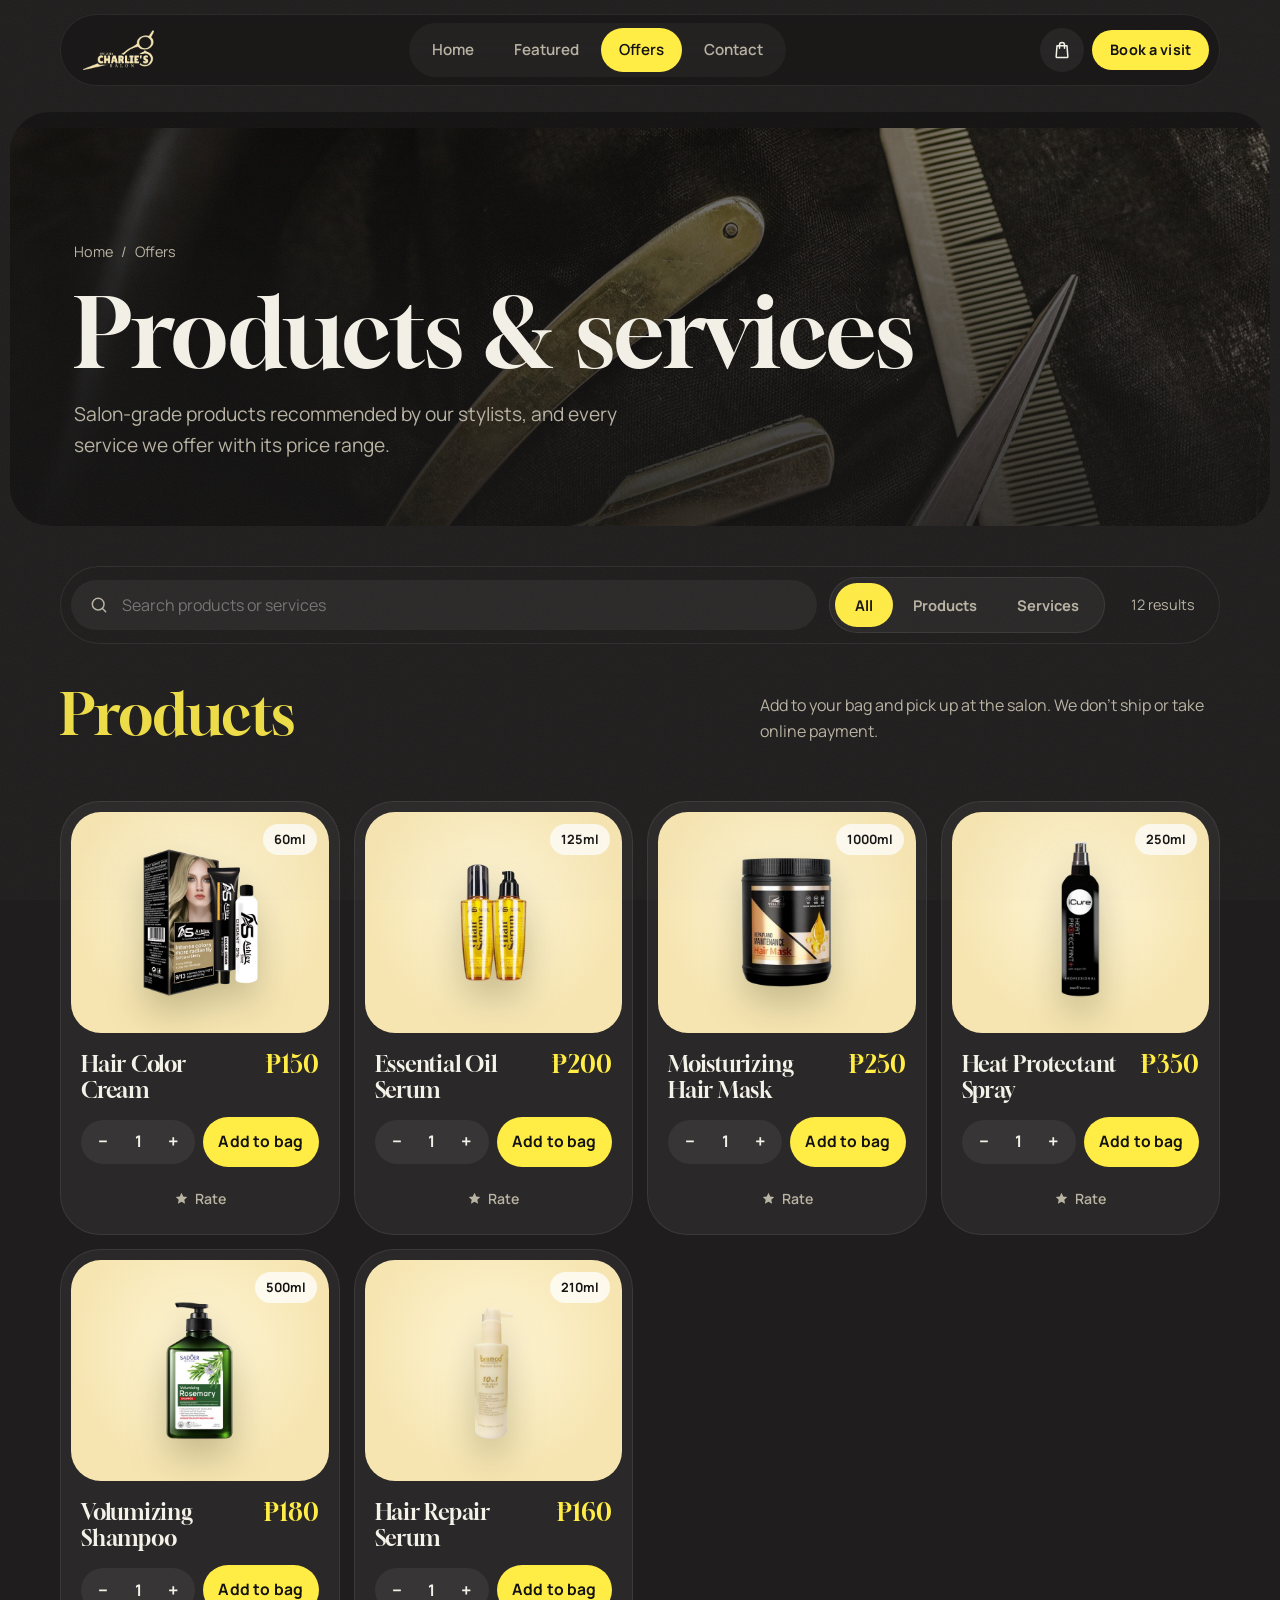
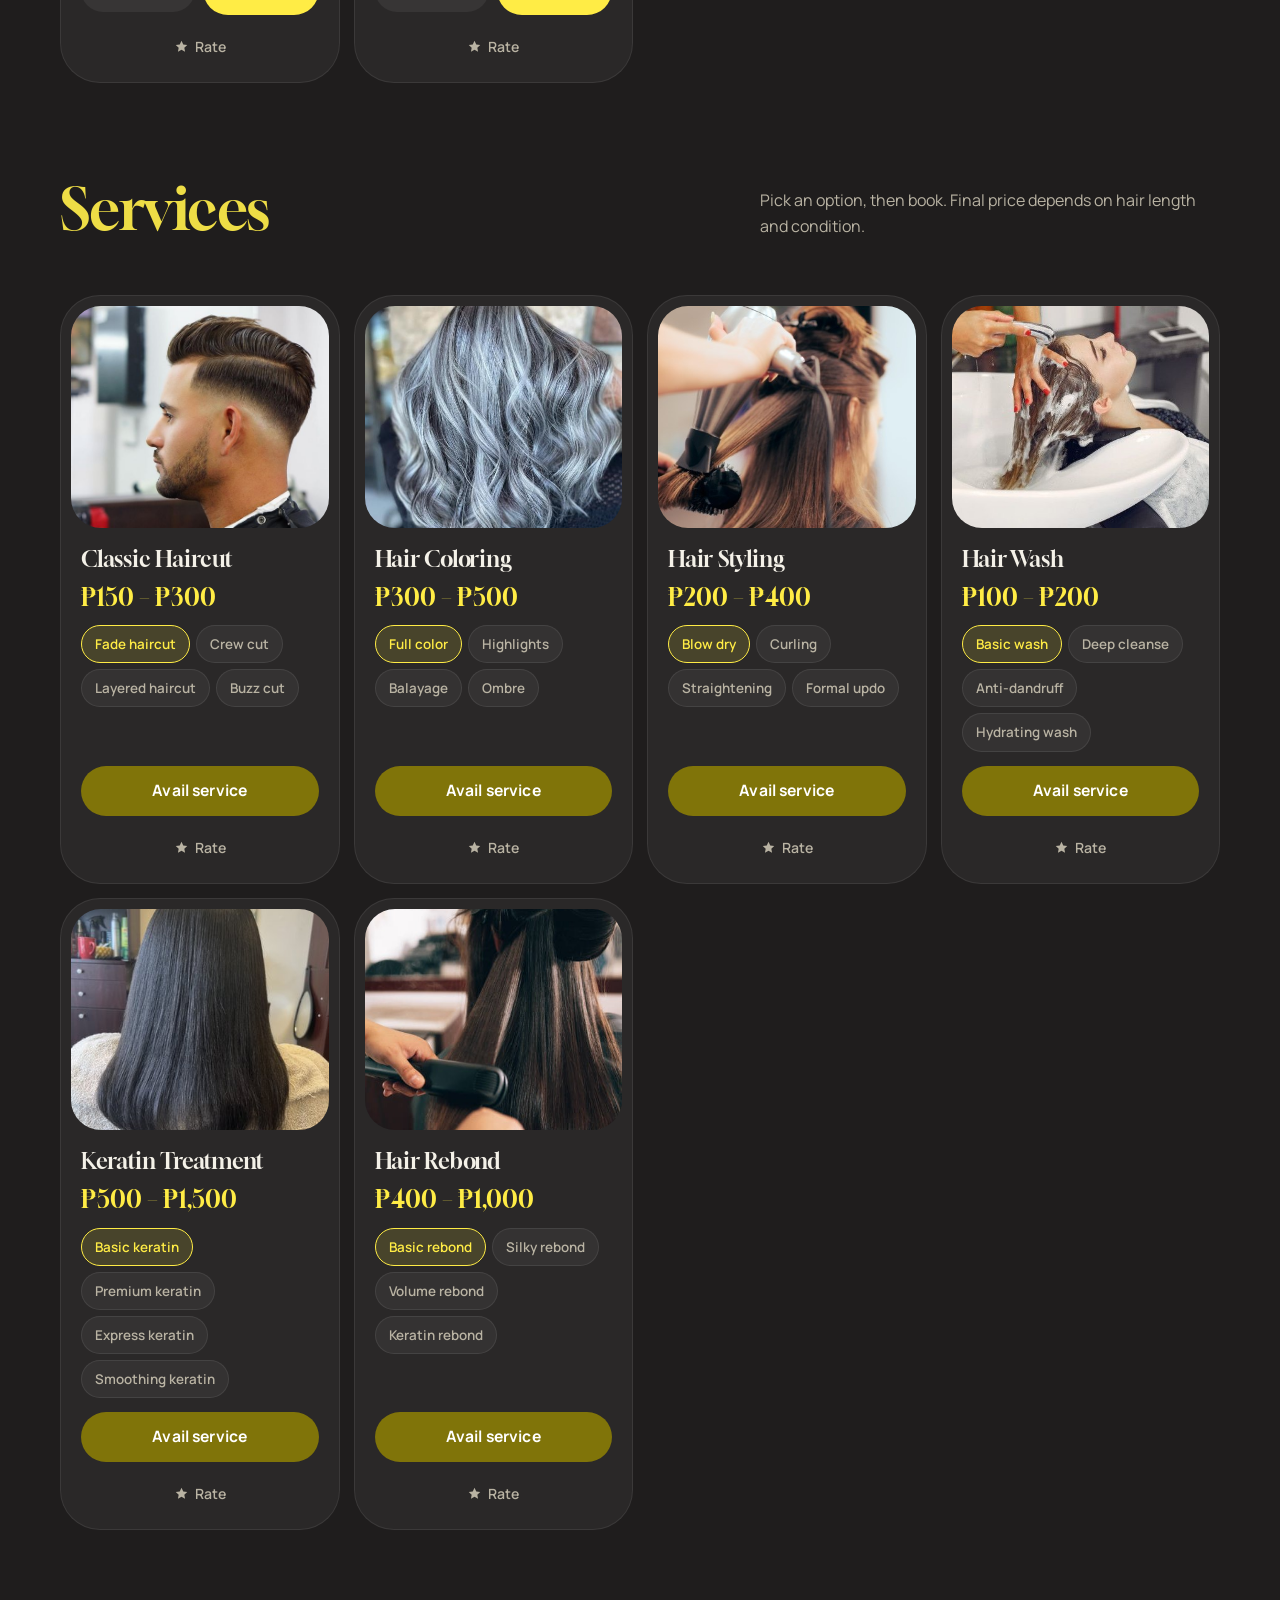
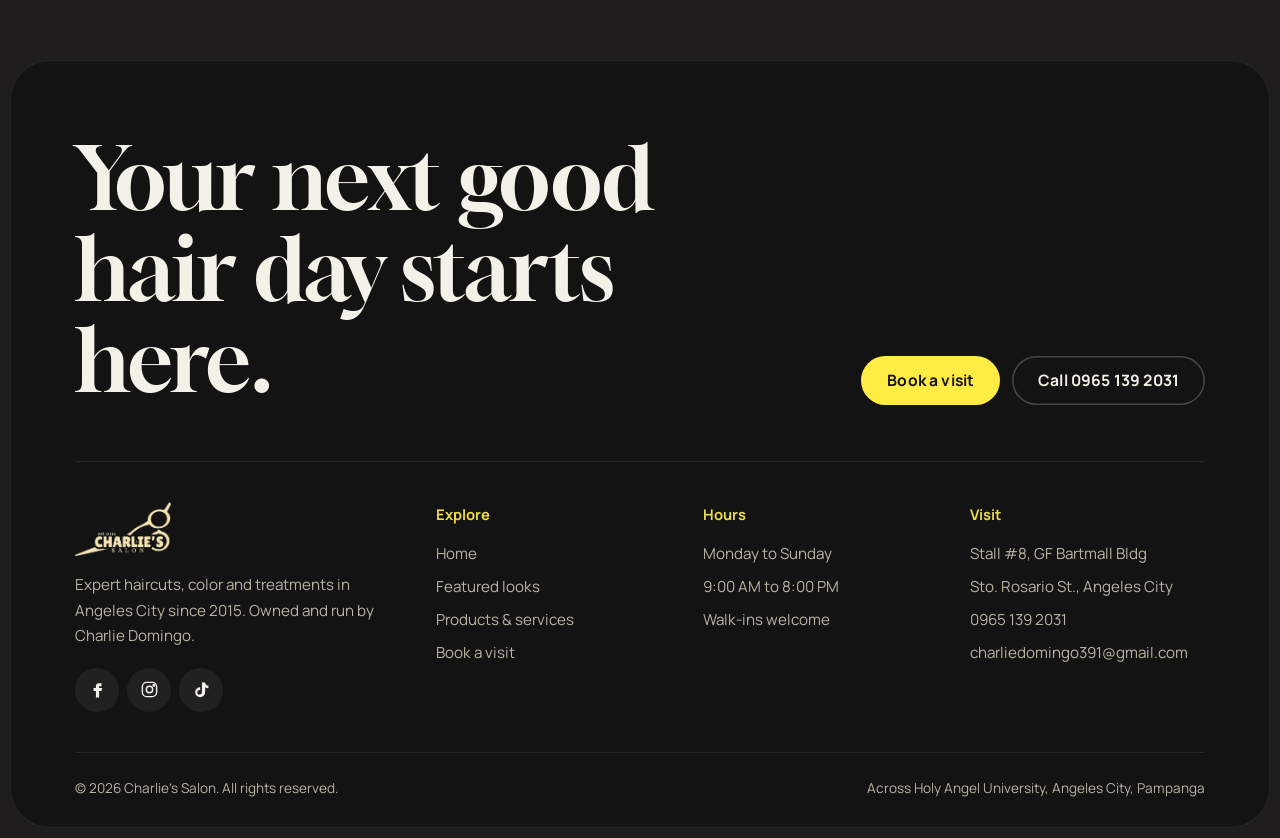
<file: product-list.html>
<!--
  Charlie's Salon
  Original project: Guiao, Karl Christian D. | WD-303 | WEBPUB
-->
<!doctype html>
<html lang="en">
  <head>
    <meta charset="UTF-8" />
    <meta
      name="viewport"
      content="width=device-width, initial-scale=1.0, viewport-fit=cover"
    />
    <title>Products & services | Charlie's Salon</title>
    <meta
      name="description"
      content="Salon-grade hair products and services with prices at Charlie's Salon, Angeles City."
    />
    <meta name="theme-color" content="#141313" />
    <link rel="shortcut icon" href="images/favicon.ico" />
    <link
      rel="icon"
      type="image/png"
      sizes="96x96"
      href="images/favicon-96.png"
    />
    <link
      rel="apple-touch-icon"
      sizes="180x180"
      href="images/apple-touch-icon.png"
    />
    <link rel="icon" sizes="192x192" href="images/android-chrome-192.png" />
    <link rel="preconnect" href="https://fonts.googleapis.com" />
    <link rel="preconnect" href="https://fonts.gstatic.com" crossorigin />
    <link
      href="https://fonts.googleapis.com/css2?family=Gloock&family=Manrope:wght@400;500;600;700;800&display=swap"
      rel="stylesheet"
    />
    <link rel="stylesheet" href="css/main.css" />
  </head>
  <body>
    <a class="sr-only" href="#main">Skip to content</a>
    <div id="preloader" aria-hidden="true">
      <div>
        <img class="preloader__logo" src="images/web/logo-wide.png" alt="" />
        <div class="preloader__bar"><span></span></div>
      </div>
    </div>
    <div id="scrollProgress" aria-hidden="true"></div>

    <header class="nav">
      <a class="nav__logo" href="index.html" aria-label="Charlie's Salon home">
        <img
          src="images/web/logo-wide.png"
          alt="Charlie's Salon"
          width="427"
          height="239"
        />
      </a>
      <nav class="nav__links" aria-label="Main">
        <a href="index.html">Home</a>
        <a href="feature.html">Featured</a>
        <a href="product-list.html" aria-current="page">Offers</a>
        <a href="contact.html">Contact</a>
      </nav>
      <div class="nav__actions">
        <button class="icon-btn cart-btn" type="button" aria-label="Open bag">
          <svg
            aria-hidden="true"
            fill="none"
            stroke="currentColor"
            stroke-width="1.8"
            stroke-linecap="round"
            stroke-linejoin="round"
          >
            <use href="#i-bag" /></svg
          ><span class="cart-btn__count">0</span>
        </button>
        <a class="btn btn--sm nav__book" href="signup.html" data-magnetic
          >Book a visit</a
        >
        <button
          class="burger"
          type="button"
          aria-label="Open menu"
          aria-expanded="false"
          aria-controls="mobileMenu"
        >
          <span></span><span></span>
        </button>
      </div>
    </header>

    <div class="mobile-menu" id="mobileMenu">
      <nav aria-label="Mobile">
        <a href="index.html">Home</a>
        <a href="feature.html">Featured</a>
        <a href="product-list.html" aria-current="page">Offers</a>
        <a href="contact.html">Contact</a>
        <a href="signup.html">Book a visit</a>
      </nav>
      <div class="mobile-menu__foot">
        <div
          class="hero__est"
          data-status
          style="margin: 0; width: fit-content"
        >
          <span class="status-dot"></span
          ><span data-status-title>Open now</span>
        </div>
        <a href="tel:+639651392031">0965 139 2031</a>
        <span>Stall #8, GF Bartmall Bldg, Sto. Rosario St., Angeles City</span>
      </div>
    </div>

    <section class="page-hero">
      <div class="page-hero__panel">
        <img src="images/web/salon.jpg" alt="" data-parallax="0.12" />
        <div>
          <div class="crumbs fade-up">
            <a href="index.html">Home</a><span aria-hidden="true">/</span
            ><span>Offers</span>
          </div>
          <h1 class="fade-up d1">Products &amp; services</h1>
          <p class="fade-up d2">
            Salon-grade products recommended by our stylists, and every service
            we offer with its price range.
          </p>
        </div>
      </div>
    </section>

    <main id="main" class="section" style="padding-top: 40px">
      <div class="container" id="shop">
        <div class="toolbar">
          <label class="search">
            <span class="sr-only">Search products or services</span>
            <svg
              aria-hidden="true"
              fill="none"
              stroke="currentColor"
              stroke-width="1.8"
              stroke-linecap="round"
            >
              <use href="#i-search" />
            </svg>
            <input
              type="search"
              id="productSearch"
              placeholder="Search products or services"
              autocomplete="off"
            />
            <button
              class="icon-btn search__clear"
              type="button"
              aria-label="Clear search"
              data-icon="close"
            ></button>
          </label>
          <div class="segmented" role="group" aria-label="Show">
            <button type="button" data-group-filter="all" aria-pressed="true">
              All
            </button>
            <button
              type="button"
              data-group-filter="products"
              aria-pressed="false"
            >
              Products
            </button>
            <button
              type="button"
              data-group-filter="services"
              aria-pressed="false"
            >
              Services
            </button>
          </div>
          <span class="result-count" aria-live="polite">12 results</span>
        </div>

        <section class="shop-group" id="products" aria-labelledby="h-products">
          <div class="section-head">
            <h2 id="h-products">Products</h2>
            <p class="muted">
              Add to your bag and pick up at the salon. We don't ship or take
              online payment.
            </p>
          </div>
          <div class="grid" data-stagger>
            <article
              class="product"
              data-item
              data-group="products"
              data-name="Hair Color Cream"
              data-price="150"
              data-search="Hair Color Cream color dye product"
            >
              <div class="product__media">
                <img
                  src="images/product1.png"
                  alt="Hair Color Cream"
                  loading="lazy"
                />
                <span class="product__rating" hidden></span>
                <span class="product__size">60ml</span>
              </div>
              <div class="product__body">
                <div class="product__top">
                  <h3>Hair Color Cream</h3>
                  <span class="price">₱150</span>
                </div>
                <div class="product__row">
                  <div class="stepper">
                    <button
                      type="button"
                      data-dec
                      aria-label="Decrease quantity"
                    >
                      −</button
                    ><input
                      type="number"
                      value="1"
                      min="1"
                      max="20"
                      aria-label="Quantity for Hair Color Cream"
                    /><button
                      type="button"
                      data-inc
                      aria-label="Increase quantity"
                    >
                      +
                    </button>
                  </div>
                  <button class="btn" type="button" data-add>Add to bag</button>
                </div>
                <button class="rate-link" type="button" data-rate>
                  <svg
                    aria-hidden="true"
                    fill="none"
                    stroke="currentColor"
                    stroke-width="1.8"
                  >
                    <use href="#i-star" /></svg
                  >Rate
                </button>
              </div>
            </article>
            <article
              class="product"
              data-item
              data-group="products"
              data-name="Essential Oil Serum"
              data-price="200"
              data-search="Essential Oil Serum oil serum product"
            >
              <div class="product__media">
                <img
                  src="images/product2.png"
                  alt="Essential Oil Serum"
                  loading="lazy"
                />
                <span class="product__rating" hidden></span>
                <span class="product__size">125ml</span>
              </div>
              <div class="product__body">
                <div class="product__top">
                  <h3>Essential Oil Serum</h3>
                  <span class="price">₱200</span>
                </div>
                <div class="product__row">
                  <div class="stepper">
                    <button
                      type="button"
                      data-dec
                      aria-label="Decrease quantity"
                    >
                      −</button
                    ><input
                      type="number"
                      value="1"
                      min="1"
                      max="20"
                      aria-label="Quantity for Essential Oil Serum"
                    /><button
                      type="button"
                      data-inc
                      aria-label="Increase quantity"
                    >
                      +
                    </button>
                  </div>
                  <button class="btn" type="button" data-add>Add to bag</button>
                </div>
                <button class="rate-link" type="button" data-rate>
                  <svg
                    aria-hidden="true"
                    fill="none"
                    stroke="currentColor"
                    stroke-width="1.8"
                  >
                    <use href="#i-star" /></svg
                  >Rate
                </button>
              </div>
            </article>
            <article
              class="product"
              data-item
              data-group="products"
              data-name="Moisturizing Hair Mask"
              data-price="250"
              data-search="Moisturizing Hair Mask mask treatment product"
            >
              <div class="product__media">
                <img
                  src="images/product3.png"
                  alt="Moisturizing Hair Mask"
                  loading="lazy"
                />
                <span class="product__rating" hidden></span>
                <span class="product__size">1000ml</span>
              </div>
              <div class="product__body">
                <div class="product__top">
                  <h3>Moisturizing Hair Mask</h3>
                  <span class="price">₱250</span>
                </div>
                <div class="product__row">
                  <div class="stepper">
                    <button
                      type="button"
                      data-dec
                      aria-label="Decrease quantity"
                    >
                      −</button
                    ><input
                      type="number"
                      value="1"
                      min="1"
                      max="20"
                      aria-label="Quantity for Moisturizing Hair Mask"
                    /><button
                      type="button"
                      data-inc
                      aria-label="Increase quantity"
                    >
                      +
                    </button>
                  </div>
                  <button class="btn" type="button" data-add>Add to bag</button>
                </div>
                <button class="rate-link" type="button" data-rate>
                  <svg
                    aria-hidden="true"
                    fill="none"
                    stroke="currentColor"
                    stroke-width="1.8"
                  >
                    <use href="#i-star" /></svg
                  >Rate
                </button>
              </div>
            </article>
            <article
              class="product"
              data-item
              data-group="products"
              data-name="Heat Protectant Spray"
              data-price="350"
              data-search="Heat Protectant Spray spray styling product"
            >
              <div class="product__media">
                <img
                  src="images/product4.png"
                  alt="Heat Protectant Spray"
                  loading="lazy"
                />
                <span class="product__rating" hidden></span>
                <span class="product__size">250ml</span>
              </div>
              <div class="product__body">
                <div class="product__top">
                  <h3>Heat Protectant Spray</h3>
                  <span class="price">₱350</span>
                </div>
                <div class="product__row">
                  <div class="stepper">
                    <button
                      type="button"
                      data-dec
                      aria-label="Decrease quantity"
                    >
                      −</button
                    ><input
                      type="number"
                      value="1"
                      min="1"
                      max="20"
                      aria-label="Quantity for Heat Protectant Spray"
                    /><button
                      type="button"
                      data-inc
                      aria-label="Increase quantity"
                    >
                      +
                    </button>
                  </div>
                  <button class="btn" type="button" data-add>Add to bag</button>
                </div>
                <button class="rate-link" type="button" data-rate>
                  <svg
                    aria-hidden="true"
                    fill="none"
                    stroke="currentColor"
                    stroke-width="1.8"
                  >
                    <use href="#i-star" /></svg
                  >Rate
                </button>
              </div>
            </article>
            <article
              class="product"
              data-item
              data-group="products"
              data-name="Volumizing Shampoo"
              data-price="180"
              data-search="Volumizing Shampoo shampoo wash product"
            >
              <div class="product__media">
                <img
                  src="images/product5.png"
                  alt="Volumizing Shampoo"
                  loading="lazy"
                />
                <span class="product__rating" hidden></span>
                <span class="product__size">500ml</span>
              </div>
              <div class="product__body">
                <div class="product__top">
                  <h3>Volumizing Shampoo</h3>
                  <span class="price">₱180</span>
                </div>
                <div class="product__row">
                  <div class="stepper">
                    <button
                      type="button"
                      data-dec
                      aria-label="Decrease quantity"
                    >
                      −</button
                    ><input
                      type="number"
                      value="1"
                      min="1"
                      max="20"
                      aria-label="Quantity for Volumizing Shampoo"
                    /><button
                      type="button"
                      data-inc
                      aria-label="Increase quantity"
                    >
                      +
                    </button>
                  </div>
                  <button class="btn" type="button" data-add>Add to bag</button>
                </div>
                <button class="rate-link" type="button" data-rate>
                  <svg
                    aria-hidden="true"
                    fill="none"
                    stroke="currentColor"
                    stroke-width="1.8"
                  >
                    <use href="#i-star" /></svg
                  >Rate
                </button>
              </div>
            </article>
            <article
              class="product"
              data-item
              data-group="products"
              data-name="Hair Repair Serum"
              data-price="160"
              data-search="Hair Repair Serum serum repair product"
            >
              <div class="product__media">
                <img
                  src="images/product6.png"
                  alt="Hair Repair Serum"
                  loading="lazy"
                />
                <span class="product__rating" hidden></span>
                <span class="product__size">210ml</span>
              </div>
              <div class="product__body">
                <div class="product__top">
                  <h3>Hair Repair Serum</h3>
                  <span class="price">₱160</span>
                </div>
                <div class="product__row">
                  <div class="stepper">
                    <button
                      type="button"
                      data-dec
                      aria-label="Decrease quantity"
                    >
                      −</button
                    ><input
                      type="number"
                      value="1"
                      min="1"
                      max="20"
                      aria-label="Quantity for Hair Repair Serum"
                    /><button
                      type="button"
                      data-inc
                      aria-label="Increase quantity"
                    >
                      +
                    </button>
                  </div>
                  <button class="btn" type="button" data-add>Add to bag</button>
                </div>
                <button class="rate-link" type="button" data-rate>
                  <svg
                    aria-hidden="true"
                    fill="none"
                    stroke="currentColor"
                    stroke-width="1.8"
                  >
                    <use href="#i-star" /></svg
                  >Rate
                </button>
              </div>
            </article>
          </div>
        </section>

        <section class="shop-group" id="services" aria-labelledby="h-services">
          <div class="section-head">
            <h2 id="h-services">Services</h2>
            <p class="muted">
              Pick an option, then book. Final price depends on hair length and
              condition.
            </p>
          </div>
          <div class="grid" data-stagger>
            <article
              class="product"
              data-item
              data-group="services"
              data-name="Classic Haircut"
              data-range="₱150 – ₱300"
              data-search="Classic Haircut Fade haircut Crew cut Layered haircut Buzz cut service"
            >
              <div class="product__media is-photo">
                <img
                  src="images/service1.jpg"
                  alt="Classic Haircut"
                  loading="lazy"
                />
                <span class="product__rating" hidden></span>
              </div>
              <div class="product__body">
                <div class="product__top">
                  <h3>Classic Haircut</h3>
                  <span class="price">₱150 – ₱300</span>
                </div>
                <div
                  class="option-pills"
                  role="group"
                  aria-label="Classic Haircut options"
                >
                  <button type="button" aria-pressed="true">Fade haircut</button
                  ><button type="button" aria-pressed="false">Crew cut</button
                  ><button type="button" aria-pressed="false">
                    Layered haircut</button
                  ><button type="button" aria-pressed="false">Buzz cut</button>
                </div>
                <div class="product__row">
                  <button class="btn btn--olive" type="button" data-avail>
                    Avail service
                  </button>
                </div>
                <button class="rate-link" type="button" data-rate>
                  <svg
                    aria-hidden="true"
                    fill="none"
                    stroke="currentColor"
                    stroke-width="1.8"
                  >
                    <use href="#i-star" /></svg
                  >Rate
                </button>
              </div>
            </article>
            <article
              class="product"
              data-item
              data-group="services"
              data-name="Hair Coloring"
              data-range="₱300 – ₱500"
              data-search="Hair Coloring Full color Highlights Balayage Ombre service"
            >
              <div class="product__media is-photo">
                <img
                  src="images/service2.jpg"
                  alt="Hair Coloring"
                  loading="lazy"
                />
                <span class="product__rating" hidden></span>
              </div>
              <div class="product__body">
                <div class="product__top">
                  <h3>Hair Coloring</h3>
                  <span class="price">₱300 – ₱500</span>
                </div>
                <div
                  class="option-pills"
                  role="group"
                  aria-label="Hair Coloring options"
                >
                  <button type="button" aria-pressed="true">Full color</button
                  ><button type="button" aria-pressed="false">Highlights</button
                  ><button type="button" aria-pressed="false">Balayage</button
                  ><button type="button" aria-pressed="false">Ombre</button>
                </div>
                <div class="product__row">
                  <button class="btn btn--olive" type="button" data-avail>
                    Avail service
                  </button>
                </div>
                <button class="rate-link" type="button" data-rate>
                  <svg
                    aria-hidden="true"
                    fill="none"
                    stroke="currentColor"
                    stroke-width="1.8"
                  >
                    <use href="#i-star" /></svg
                  >Rate
                </button>
              </div>
            </article>
            <article
              class="product"
              data-item
              data-group="services"
              data-name="Hair Styling"
              data-range="₱200 – ₱400"
              data-search="Hair Styling Blow dry Curling Straightening Formal updo service"
            >
              <div class="product__media is-photo">
                <img
                  src="images/service3.jpg"
                  alt="Hair Styling"
                  loading="lazy"
                />
                <span class="product__rating" hidden></span>
              </div>
              <div class="product__body">
                <div class="product__top">
                  <h3>Hair Styling</h3>
                  <span class="price">₱200 – ₱400</span>
                </div>
                <div
                  class="option-pills"
                  role="group"
                  aria-label="Hair Styling options"
                >
                  <button type="button" aria-pressed="true">Blow dry</button
                  ><button type="button" aria-pressed="false">Curling</button
                  ><button type="button" aria-pressed="false">
                    Straightening</button
                  ><button type="button" aria-pressed="false">
                    Formal updo
                  </button>
                </div>
                <div class="product__row">
                  <button class="btn btn--olive" type="button" data-avail>
                    Avail service
                  </button>
                </div>
                <button class="rate-link" type="button" data-rate>
                  <svg
                    aria-hidden="true"
                    fill="none"
                    stroke="currentColor"
                    stroke-width="1.8"
                  >
                    <use href="#i-star" /></svg
                  >Rate
                </button>
              </div>
            </article>
            <article
              class="product"
              data-item
              data-group="services"
              data-name="Hair Wash"
              data-range="₱100 – ₱200"
              data-search="Hair Wash Basic wash Deep cleanse Anti-dandruff Hydrating wash service"
            >
              <div class="product__media is-photo">
                <img src="images/service4.jpg" alt="Hair Wash" loading="lazy" />
                <span class="product__rating" hidden></span>
              </div>
              <div class="product__body">
                <div class="product__top">
                  <h3>Hair Wash</h3>
                  <span class="price">₱100 – ₱200</span>
                </div>
                <div
                  class="option-pills"
                  role="group"
                  aria-label="Hair Wash options"
                >
                  <button type="button" aria-pressed="true">Basic wash</button
                  ><button type="button" aria-pressed="false">
                    Deep cleanse</button
                  ><button type="button" aria-pressed="false">
                    Anti-dandruff</button
                  ><button type="button" aria-pressed="false">
                    Hydrating wash
                  </button>
                </div>
                <div class="product__row">
                  <button class="btn btn--olive" type="button" data-avail>
                    Avail service
                  </button>
                </div>
                <button class="rate-link" type="button" data-rate>
                  <svg
                    aria-hidden="true"
                    fill="none"
                    stroke="currentColor"
                    stroke-width="1.8"
                  >
                    <use href="#i-star" /></svg
                  >Rate
                </button>
              </div>
            </article>
            <article
              class="product"
              data-item
              data-group="services"
              data-name="Keratin Treatment"
              data-range="₱500 – ₱1,500"
              data-search="Keratin Treatment Basic keratin Premium keratin Express keratin Smoothing keratin service"
            >
              <div class="product__media is-photo">
                <img
                  src="images/service5.jpg"
                  alt="Keratin Treatment"
                  loading="lazy"
                />
                <span class="product__rating" hidden></span>
              </div>
              <div class="product__body">
                <div class="product__top">
                  <h3>Keratin Treatment</h3>
                  <span class="price">₱500 – ₱1,500</span>
                </div>
                <div
                  class="option-pills"
                  role="group"
                  aria-label="Keratin Treatment options"
                >
                  <button type="button" aria-pressed="true">
                    Basic keratin</button
                  ><button type="button" aria-pressed="false">
                    Premium keratin</button
                  ><button type="button" aria-pressed="false">
                    Express keratin</button
                  ><button type="button" aria-pressed="false">
                    Smoothing keratin
                  </button>
                </div>
                <div class="product__row">
                  <button class="btn btn--olive" type="button" data-avail>
                    Avail service
                  </button>
                </div>
                <button class="rate-link" type="button" data-rate>
                  <svg
                    aria-hidden="true"
                    fill="none"
                    stroke="currentColor"
                    stroke-width="1.8"
                  >
                    <use href="#i-star" /></svg
                  >Rate
                </button>
              </div>
            </article>
            <article
              class="product"
              data-item
              data-group="services"
              data-name="Hair Rebond"
              data-range="₱400 – ₱1,000"
              data-search="Hair Rebond Basic rebond Silky rebond Volume rebond Keratin rebond service"
            >
              <div class="product__media is-photo">
                <img
                  src="images/service6.jpg"
                  alt="Hair Rebond"
                  loading="lazy"
                />
                <span class="product__rating" hidden></span>
              </div>
              <div class="product__body">
                <div class="product__top">
                  <h3>Hair Rebond</h3>
                  <span class="price">₱400 – ₱1,000</span>
                </div>
                <div
                  class="option-pills"
                  role="group"
                  aria-label="Hair Rebond options"
                >
                  <button type="button" aria-pressed="true">Basic rebond</button
                  ><button type="button" aria-pressed="false">
                    Silky rebond</button
                  ><button type="button" aria-pressed="false">
                    Volume rebond</button
                  ><button type="button" aria-pressed="false">
                    Keratin rebond
                  </button>
                </div>
                <div class="product__row">
                  <button class="btn btn--olive" type="button" data-avail>
                    Avail service
                  </button>
                </div>
                <button class="rate-link" type="button" data-rate>
                  <svg
                    aria-hidden="true"
                    fill="none"
                    stroke="currentColor"
                    stroke-width="1.8"
                  >
                    <use href="#i-star" /></svg
                  >Rate
                </button>
              </div>
            </article>
          </div>
        </section>

        <div class="empty-state">
          <h3>Nothing matches <span data-empty-query></span></h3>
          <p>
            Try a shorter word like “serum” or “cut”, or show everything again.
          </p>
          <button class="btn btn--ghost" type="button" data-reset-filters>
            Show everything
          </button>
        </div>
      </div>
    </main>

    <aside
      class="drawer"
      id="cartDrawer"
      role="dialog"
      aria-modal="true"
      aria-label="Your bag"
    >
      <div class="drawer__head">
        <h3>Your bag</h3>
        <button
          class="icon-btn"
          type="button"
          aria-label="Close bag"
          data-close
          data-icon="close"
        ></button>
      </div>
      <div class="drawer__body"></div>
      <div class="drawer__foot">
        <div class="drawer__total">
          <span class="muted">Subtotal</span><strong data-cart-total>₱0</strong>
        </div>
        <button class="btn btn--block" type="button" data-checkout>
          Reserve for pickup
        </button>
        <p
          class="muted"
          style="font-size: 0.85rem; margin-top: 10px; text-align: center"
        >
          Pay in person when you pick up at the salon.
        </p>
      </div>
    </aside>

    <div
      class="modal"
      id="rateModal"
      role="dialog"
      aria-modal="true"
      aria-labelledby="rateTitle"
    >
      <button
        class="icon-btn modal__close"
        type="button"
        aria-label="Close"
        data-close
        data-icon="close"
      ></button>
      <h3 id="rateTitle">Rate this</h3>
      <p class="muted" data-rate-name></p>
      <form id="ratingForm" novalidate style="margin-top: 22px">
        <fieldset>
          <legend class="sr-only">Your rating</legend>
          <div class="stars">
            <input type="radio" name="rating" id="s5" value="5" /><label
              for="s5"
              title="Excellent"
              ><svg aria-hidden="true"><use href="#i-star" /></svg
              ><span class="sr-only">5 stars</span></label
            >
            <input type="radio" name="rating" id="s4" value="4" /><label
              for="s4"
              title="Good"
              ><svg aria-hidden="true"><use href="#i-star" /></svg
              ><span class="sr-only">4 stars</span></label
            >
            <input type="radio" name="rating" id="s3" value="3" /><label
              for="s3"
              title="Average"
              ><svg aria-hidden="true"><use href="#i-star" /></svg
              ><span class="sr-only">3 stars</span></label
            >
            <input type="radio" name="rating" id="s2" value="2" /><label
              for="s2"
              title="Poor"
              ><svg aria-hidden="true"><use href="#i-star" /></svg
              ><span class="sr-only">2 stars</span></label
            >
            <input type="radio" name="rating" id="s1" value="1" /><label
              for="s1"
              title="Bad"
              ><svg aria-hidden="true"><use href="#i-star" /></svg
              ><span class="sr-only">1 star</span></label
            >
          </div>
          <span class="stars-hint" aria-live="polite"></span>
        </fieldset>
        <div class="field" style="margin-top: 16px">
          <input id="username" name="username" placeholder=" " required />
          <label for="username">Your name</label>
          <span class="field__error">Enter your name.</span>
        </div>
        <div class="field">
          <textarea
            id="comment"
            name="comment"
            placeholder=" "
            required
            maxlength="300"
          ></textarea>
          <label for="comment">Short review</label>
          <span class="field__error">Write a few words about it.</span>
        </div>
        <button class="btn btn--block" type="submit" style="margin-top: 20px">
          Submit review
        </button>
      </form>
    </div>

    <footer class="footer">
      <div class="footer__panel">
        <div class="footer__cta reveal">
          <h2>Your next good hair day starts here.</h2>
          <div class="hero__cta" style="margin: 0">
            <a class="btn" href="signup.html" data-magnetic>Book a visit</a>
            <a class="btn btn--ghost" href="tel:+639651392031"
              >Call 0965 139 2031</a
            >
          </div>
        </div>
        <div class="footer__grid">
          <div class="footer__brand">
            <img
              src="images/web/logo-wide.png"
              alt="Charlie's Salon"
              width="427"
              height="239"
            />
            <p>
              Expert haircuts, color and treatments in Angeles City since 2015.
              Owned and run by Charlie Domingo.
            </p>
            <div class="socials">
              <a
                href="https://www.facebook.com/charlie.domingo.391"
                target="_blank"
                rel="noopener"
                aria-label="Facebook"
                data-icon="facebook"
              ></a>
              <a
                href="https://www.instagram.com/"
                target="_blank"
                rel="noopener"
                aria-label="Instagram"
                data-icon="instagram"
              ></a>
              <a
                href="https://www.tiktok.com/"
                target="_blank"
                rel="noopener"
                aria-label="TikTok"
                data-icon="tiktok"
              ></a>
            </div>
          </div>
          <div>
            <h4>Explore</h4>
            <ul>
              <li><a href="index.html">Home</a></li>
              <li><a href="feature.html">Featured looks</a></li>
              <li><a href="product-list.html">Products &amp; services</a></li>
              <li><a href="signup.html">Book a visit</a></li>
            </ul>
          </div>
          <div>
            <h4>Hours</h4>
            <ul>
              <li>Monday to Sunday</li>
              <li>9:00 AM to 8:00 PM</li>
              <li>Walk-ins welcome</li>
            </ul>
          </div>
          <div>
            <h4>Visit</h4>
            <ul>
              <li>Stall #8, GF Bartmall Bldg</li>
              <li>Sto. Rosario St., Angeles City</li>
              <li><a href="tel:+639651392031">0965 139 2031</a></li>
              <li>
                <a href="mailto:charliedomingo391@gmail.com"
                  >charliedomingo391@gmail.com</a
                >
              </li>
            </ul>
          </div>
        </div>
        <div class="footer__bottom">
          <span
            >&copy; <span data-year>2026</span> Charlie's Salon. All rights
            reserved.</span
          >
          <span>Across Holy Angel University, Angeles City, Pampanga</span>
        </div>
      </div>
    </footer>

    <script src="scripts/main.js"></script>
  </body>
</html>
</file>
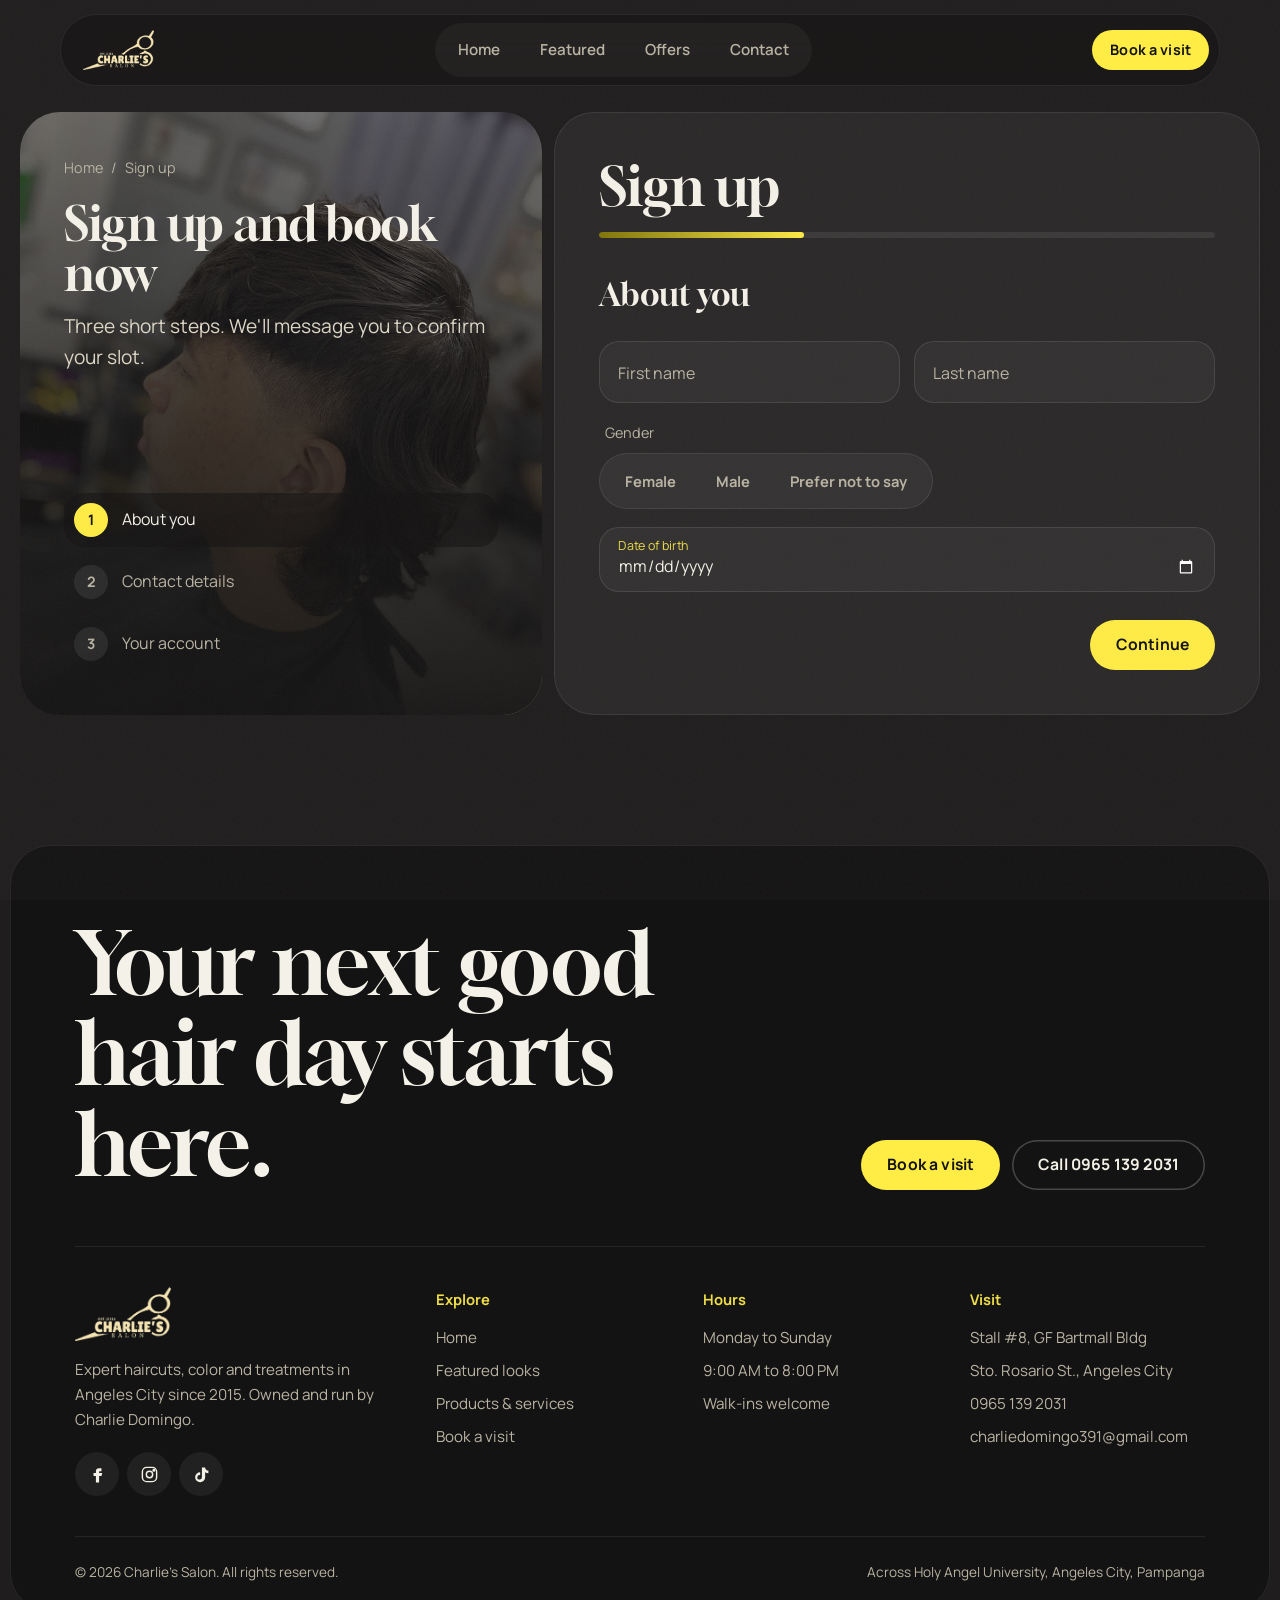
<file: signup.html>
<!--
  Charlie's Salon
  Original project: Guiao, Karl Christian D. | WD-303 | WEBPUB
-->
<!doctype html>
<html lang="en">
  <head>
    <meta charset="UTF-8" />
    <meta
      name="viewport"
      content="width=device-width, initial-scale=1.0, viewport-fit=cover"
    />
    <title>Sign up & book | Charlie's Salon</title>
    <meta
      name="description"
      content="Sign up and book a visit at Charlie's Salon in Angeles City."
    />
    <meta name="theme-color" content="#141313" />
    <link rel="shortcut icon" href="images/favicon.ico" />
    <link
      rel="icon"
      type="image/png"
      sizes="96x96"
      href="images/favicon-96.png"
    />
    <link
      rel="apple-touch-icon"
      sizes="180x180"
      href="images/apple-touch-icon.png"
    />
    <link rel="icon" sizes="192x192" href="images/android-chrome-192.png" />
    <link rel="preconnect" href="https://fonts.googleapis.com" />
    <link rel="preconnect" href="https://fonts.gstatic.com" crossorigin />
    <link
      href="https://fonts.googleapis.com/css2?family=Gloock&family=Manrope:wght@400;500;600;700;800&display=swap"
      rel="stylesheet"
    />
    <link rel="stylesheet" href="css/main.css" />
  </head>
  <body>
    <a class="sr-only" href="#main">Skip to content</a>
    <div id="preloader" aria-hidden="true">
      <div>
        <img class="preloader__logo" src="images/web/logo-wide.png" alt="" />
        <div class="preloader__bar"><span></span></div>
      </div>
    </div>
    <div id="scrollProgress" aria-hidden="true"></div>

    <header class="nav">
      <a class="nav__logo" href="index.html" aria-label="Charlie's Salon home">
        <img
          src="images/web/logo-wide.png"
          alt="Charlie's Salon"
          width="427"
          height="239"
        />
      </a>
      <nav class="nav__links" aria-label="Main">
        <a href="index.html">Home</a>
        <a href="feature.html">Featured</a>
        <a href="product-list.html">Offers</a>
        <a href="contact.html">Contact</a>
      </nav>
      <div class="nav__actions">
        <a class="btn btn--sm nav__book" href="signup.html" data-magnetic
          >Book a visit</a
        >
        <button
          class="burger"
          type="button"
          aria-label="Open menu"
          aria-expanded="false"
          aria-controls="mobileMenu"
        >
          <span></span><span></span>
        </button>
      </div>
    </header>

    <div class="mobile-menu" id="mobileMenu">
      <nav aria-label="Mobile">
        <a href="index.html">Home</a>
        <a href="feature.html">Featured</a>
        <a href="product-list.html">Offers</a>
        <a href="contact.html">Contact</a>
        <a href="signup.html" aria-current="page">Book a visit</a>
      </nav>
      <div class="mobile-menu__foot">
        <div
          class="hero__est"
          data-status
          style="margin: 0; width: fit-content"
        >
          <span class="status-dot"></span
          ><span data-status-title>Open now</span>
        </div>
        <a href="tel:+639651392031">0965 139 2031</a>
        <span>Stall #8, GF Bartmall Bldg, Sto. Rosario St., Angeles City</span>
      </div>
    </div>

    <main
      id="main"
      class="page-hero"
      style="padding-bottom: clamp(64px, 10vw, 120px)"
    >
      <div class="container signup" style="padding-inline: 0">
        <aside class="signup__aside">
          <img src="images/web/feature-image1.jpg" alt="" />
          <div>
            <div class="crumbs fade-up">
              <a href="index.html">Home</a><span aria-hidden="true">/</span
              ><span>Sign up</span>
            </div>
            <h2 class="fade-up d1">Sign up and book now</h2>
            <p class="fade-up d2" style="margin-top: 12px; color: #ddd7c6">
              Three short steps. We'll message you to confirm your slot.
            </p>
            <div class="booking-pill">
              <span class="contact-row__icon" data-icon="scissors"></span>
              <div>
                <small>Selected service</small
                ><strong data-booking-text></strong>
              </div>
              <button
                class="icon-btn"
                type="button"
                aria-label="Remove selected service"
                data-icon="close"
              ></button>
            </div>
          </div>
          <ol class="steps-list fade-up d3">
            <li class="is-current"><b>1</b>About you</li>
            <li><b>2</b>Contact details</li>
            <li><b>3</b>Your account</li>
          </ol>
        </aside>

        <div class="card">
          <div class="form-intro">
            <h1 style="font-size: clamp(2.2rem, 5vw, 3.4rem)">Sign up</h1>
            <div class="progress" aria-hidden="true"><span></span></div>
          </div>
          <form id="signup" novalidate>
            <fieldset class="step">
              <legend>About you</legend>
              <div class="field-row">
                <div class="field">
                  <input
                    id="fname"
                    placeholder=" "
                    autocomplete="given-name"
                    required
                  />
                  <label for="fname">First name</label>
                  <span class="field__error">Enter your first name.</span>
                </div>
                <div class="field">
                  <input
                    id="lname"
                    placeholder=" "
                    autocomplete="family-name"
                    required
                  />
                  <label for="lname">Last name</label>
                  <span class="field__error">Enter your last name.</span>
                </div>
              </div>
              <span class="group-label" id="genderLabel">Gender</span>
              <div class="radio-group">
                <div
                  class="segmented"
                  role="radiogroup"
                  aria-labelledby="genderLabel"
                >
                  <input
                    type="radio"
                    name="gender"
                    id="gF"
                    value="Female"
                    required
                  /><label for="gF">Female</label>
                  <input
                    type="radio"
                    name="gender"
                    id="gM"
                    value="Male"
                  /><label for="gM">Male</label>
                  <input
                    type="radio"
                    name="gender"
                    id="gO"
                    value="Prefer not to say"
                  /><label for="gO">Prefer not to say</label>
                </div>
                <span class="field__error">Choose an option.</span>
              </div>
              <div class="field" style="margin-top: 18px">
                <input id="birth" type="date" placeholder=" " required />
                <label for="birth">Date of birth</label>
                <span class="field__error">Enter your date of birth.</span>
              </div>
            </fieldset>

            <fieldset class="step">
              <legend>Contact details</legend>
              <div class="field">
                <input
                  id="address"
                  placeholder=" "
                  autocomplete="street-address"
                  required
                />
                <label for="address">Address</label>
                <span class="field__error">Enter your address.</span>
              </div>
              <div class="field">
                <input
                  id="contact"
                  type="tel"
                  inputmode="numeric"
                  placeholder=" "
                  pattern="09[0-9]{9}"
                  autocomplete="tel"
                  required
                />
                <label for="contact">Contact number</label>
                <span class="field__error"
                  >Use an 11-digit number starting with 09.</span
                >
              </div>
              <div class="field">
                <input
                  id="email"
                  type="email"
                  placeholder=" "
                  autocomplete="email"
                  required
                />
                <label for="email">Email address</label>
                <span class="field__error"
                  >Enter a valid email, like name@example.com.</span
                >
              </div>
            </fieldset>

            <fieldset class="step">
              <legend>Your account</legend>
              <div class="field">
                <input
                  id="username"
                  placeholder=" "
                  autocomplete="username"
                  required
                />
                <label for="username">Username</label>
                <span class="field__error">Choose a username.</span>
              </div>
              <div class="field">
                <input
                  id="password"
                  type="password"
                  placeholder=" "
                  minlength="8"
                  autocomplete="new-password"
                  required
                />
                <label for="password">Password</label>
                <button
                  class="field__action"
                  type="button"
                  data-toggle-pw
                  aria-label="Show password"
                  data-icon="eye"
                ></button>
                <span class="field__error">Use at least 8 characters.</span>
              </div>
              <div class="strength" aria-hidden="true">
                <span></span><span></span><span></span><span></span>
              </div>
              <span class="strength-label"
                >Use 8 or more characters with a mix of letters and
                numbers.</span
              >
            </fieldset>

            <div class="step-nav">
              <button class="btn btn--ghost" type="button" data-back>
                Back
              </button>
              <button class="btn" type="button" data-next>Continue</button>
              <button class="btn" type="submit" data-submit hidden>
                Create account
              </button>
            </div>
          </form>

          <div class="summary" role="status">
            <div class="success__check" style="margin: 0 0 20px">
              <svg
                viewBox="0 0 24 24"
                fill="none"
                stroke="currentColor"
                stroke-width="2.2"
                stroke-linecap="round"
                stroke-linejoin="round"
              >
                <path d="M5 12.5 10 17.5 19 7" />
              </svg>
            </div>
            <h2>You're all set, <span data-summary-name></span></h2>
            <p class="muted" style="margin-top: 10px">
              Here's what you submitted. We'll reach out to confirm your
              appointment.
            </p>
            <dl></dl>
            <div class="step-nav">
              <button class="btn btn--ghost" type="button" data-start-over>
                Start over
              </button>
              <a class="btn" href="index.html">Back to home</a>
            </div>
          </div>
        </div>
      </div>
    </main>

    <footer class="footer">
      <div class="footer__panel">
        <div class="footer__cta reveal">
          <h2>Your next good hair day starts here.</h2>
          <div class="hero__cta" style="margin: 0">
            <a class="btn" href="signup.html" data-magnetic>Book a visit</a>
            <a class="btn btn--ghost" href="tel:+639651392031"
              >Call 0965 139 2031</a
            >
          </div>
        </div>
        <div class="footer__grid">
          <div class="footer__brand">
            <img
              src="images/web/logo-wide.png"
              alt="Charlie's Salon"
              width="427"
              height="239"
            />
            <p>
              Expert haircuts, color and treatments in Angeles City since 2015.
              Owned and run by Charlie Domingo.
            </p>
            <div class="socials">
              <a
                href="https://www.facebook.com/charlie.domingo.391"
                target="_blank"
                rel="noopener"
                aria-label="Facebook"
                data-icon="facebook"
              ></a>
              <a
                href="https://www.instagram.com/"
                target="_blank"
                rel="noopener"
                aria-label="Instagram"
                data-icon="instagram"
              ></a>
              <a
                href="https://www.tiktok.com/"
                target="_blank"
                rel="noopener"
                aria-label="TikTok"
                data-icon="tiktok"
              ></a>
            </div>
          </div>
          <div>
            <h4>Explore</h4>
            <ul>
              <li><a href="index.html">Home</a></li>
              <li><a href="feature.html">Featured looks</a></li>
              <li><a href="product-list.html">Products &amp; services</a></li>
              <li><a href="signup.html">Book a visit</a></li>
            </ul>
          </div>
          <div>
            <h4>Hours</h4>
            <ul>
              <li>Monday to Sunday</li>
              <li>9:00 AM to 8:00 PM</li>
              <li>Walk-ins welcome</li>
            </ul>
          </div>
          <div>
            <h4>Visit</h4>
            <ul>
              <li>Stall #8, GF Bartmall Bldg</li>
              <li>Sto. Rosario St., Angeles City</li>
              <li><a href="tel:+639651392031">0965 139 2031</a></li>
              <li>
                <a href="mailto:charliedomingo391@gmail.com"
                  >charliedomingo391@gmail.com</a
                >
              </li>
            </ul>
          </div>
        </div>
        <div class="footer__bottom">
          <span
            >&copy; <span data-year>2026</span> Charlie's Salon. All rights
            reserved.</span
          >
          <span>Across Holy Angel University, Angeles City, Pampanga</span>
        </div>
      </div>
    </footer>

    <script src="scripts/main.js"></script>
  </body>
</html>
</file>
<file: css/main.css>
/*
  Charlie's Salon
  Original project: Guiao, Karl Christian D. (WD-303 | WEBPUB)
*/

/* ---------- Tokens ---------- */
:root {
  --ink: #141313;
  --charcoal: #1f1d1d;
  --graphite: #2a2828;
  --graphite-2: #353232;
  --gold: #ffec45;
  --gold-soft: #eedd46;
  --olive: #807409;
  --olive-deep: #413b06;
  --cream: #f6e5b1;
  --text: #f4f1e8;
  --text-muted: #b9b3a3;
  --line: rgba(255, 236, 69, 0.14);
  --line-soft: rgba(255, 255, 255, 0.08);
  --danger: #ff6b5e;
  --ok: #b6e36a;

  --r-xl: 40px;
  --r-lg: 28px;
  --r-md: 20px;
  --r-sm: 14px;
  --r-pill: 999px;

  --f-display: "Gloock", "Georgia", serif;
  --f-body: "Manrope", "Segoe UI", system-ui, sans-serif;

  --shadow-lg:
    0 30px 60px -20px rgba(0, 0, 0, 0.65), 0 0 0 1px var(--line-soft);
  --shadow-gold: 0 18px 40px -12px rgba(255, 236, 69, 0.35);
  --ease: cubic-bezier(0.22, 1, 0.36, 1);

  --gutter: clamp(16px, 4vw, 40px);
  --maxw: 1240px;
  --nav-h: 72px;
}

/* ---------- Base ---------- */
*,
*::before,
*::after {
  box-sizing: border-box;
}
* {
  margin: 0;
  padding: 0;
}
html {
  scroll-behavior: smooth;
  -webkit-text-size-adjust: 100%;
}
body {
  font-family: var(--f-body);
  font-size: 1rem;
  line-height: 1.65;
  color: var(--text);
  background: var(--charcoal);
  overflow-x: hidden;
  -webkit-font-smoothing: antialiased;
}
body.is-locked {
  overflow: hidden;
}
img,
video,
iframe {
  display: block;
  max-width: 100%;
}
a {
  color: inherit;
  text-decoration: none;
}
button,
input,
select,
textarea {
  font: inherit;
  color: inherit;
}
button {
  cursor: pointer;
  background: none;
  border: 0;
}
::selection {
  background: var(--gold);
  color: var(--ink);
}
:focus-visible {
  outline: 2px solid var(--gold);
  outline-offset: 3px;
  border-radius: 10px;
}

/* subtle film grain over the whole page */
body::after {
  content: "";
  position: fixed;
  inset: 0;
  pointer-events: none;
  z-index: 90;
  opacity: 0.05;
  background-image: url("data:image/svg+xml,%3Csvg xmlns='http://www.w3.org/2000/svg' width='160' height='160'%3E%3Cfilter id='n'%3E%3CfeTurbulence type='fractalNoise' baseFrequency='.9' numOctaves='2' stitchTiles='stitch'/%3E%3C/filter%3E%3Crect width='100%25' height='100%25' filter='url(%23n)'/%3E%3C/svg%3E");
}

.container {
  width: 100%;
  max-width: var(--maxw);
  margin-inline: auto;
  padding-inline: var(--gutter);
}

.section {
  padding-block: clamp(64px, 10vw, 120px);
}

h1,
h2,
h3 {
  font-family: var(--f-display);
  font-weight: 400;
  line-height: 1.05;
  letter-spacing: -0.01em;
}
h2 {
  font-size: clamp(2.1rem, 5vw, 3.6rem);
  color: var(--gold-soft);
}
h3 {
  font-size: clamp(1.4rem, 2.4vw, 1.75rem);
}
p {
  max-width: 68ch;
}
.lede {
  font-size: clamp(1.05rem, 1.6vw, 1.2rem);
  color: var(--text-muted);
}
.muted {
  color: var(--text-muted);
}
.section-head {
  display: flex;
  flex-wrap: wrap;
  align-items: end;
  justify-content: space-between;
  gap: 16px 40px;
  margin-bottom: clamp(32px, 5vw, 56px);
}
.section-head p {
  max-width: 46ch;
}
.sr-only {
  position: absolute;
  width: 1px;
  height: 1px;
  overflow: hidden;
  clip: rect(0 0 0 0);
  white-space: nowrap;
}

/* ---------- Buttons ---------- */
.btn {
  --bg: var(--gold);
  --fg: var(--ink);
  position: relative;
  display: inline-flex;
  align-items: center;
  justify-content: center;
  gap: 10px;
  min-height: 48px;
  padding: 12px 26px;
  border-radius: var(--r-pill);
  background: var(--bg);
  color: var(--fg);
  font-weight: 700;
  font-size: 0.98rem;
  letter-spacing: 0.01em;
  overflow: hidden;
  isolation: isolate;
  transition:
    transform 0.35s var(--ease),
    box-shadow 0.35s var(--ease),
    background 0.3s;
  white-space: nowrap;
}
.btn::before {
  content: "";
  position: absolute;
  inset: 0;
  z-index: -1;
  background: radial-gradient(
    120px circle at var(--mx, 50%) var(--my, 50%),
    rgba(255, 255, 255, 0.55),
    transparent 60%
  );
  opacity: 0;
  transition: opacity 0.3s;
}
.btn:hover {
  box-shadow: var(--shadow-gold);
}
.btn:hover::before {
  opacity: 1;
}
.btn:active {
  transform: scale(0.97);
}
.btn svg {
  width: 18px;
  height: 18px;
  flex: none;
}
.btn--olive {
  --bg: var(--olive);
  --fg: #fff;
}
.btn--olive:hover {
  --bg: #94870c;
  box-shadow: 0 18px 40px -12px rgba(128, 116, 9, 0.6);
}
.btn--ghost {
  --bg: transparent;
  --fg: var(--text);
  box-shadow: inset 0 0 0 1.5px rgba(255, 255, 255, 0.22);
}
.btn--ghost:hover {
  --bg: rgba(255, 255, 255, 0.06);
  box-shadow: inset 0 0 0 1.5px var(--gold);
}
.btn--ghost::before {
  background: radial-gradient(
    120px circle at var(--mx, 50%) var(--my, 50%),
    rgba(255, 236, 69, 0.18),
    transparent 60%
  );
}
.btn--sm {
  min-height: 40px;
  padding: 8px 18px;
  font-size: 0.9rem;
}
.btn--block {
  width: 100%;
}

.icon-btn {
  display: inline-grid;
  place-items: center;
  width: 44px;
  height: 44px;
  border-radius: 50%;
  background: rgba(255, 255, 255, 0.06);
  transition:
    background 0.25s,
    transform 0.25s var(--ease);
}
.icon-btn:hover {
  background: rgba(255, 236, 69, 0.16);
}
.icon-btn svg {
  width: 20px;
  height: 20px;
}

.chip {
  display: inline-flex;
  align-items: center;
  gap: 8px;
  padding: 8px 16px;
  border-radius: var(--r-pill);
  background: rgba(255, 255, 255, 0.06);
  border: 1px solid var(--line-soft);
  font-size: 0.9rem;
  font-weight: 600;
  transition:
    background 0.25s,
    border-color 0.25s,
    color 0.25s;
}
button.chip:hover {
  border-color: var(--line);
}

/* ---------- Preloader ---------- */
#preloader {
  position: fixed;
  inset: 0;
  z-index: 200;
  display: grid;
  place-items: center;
  background: var(--ink);
  transition:
    opacity 0.6s var(--ease),
    visibility 0.6s;
}
#preloader.is-done {
  opacity: 0;
  visibility: hidden;
}
.preloader__logo {
  width: 150px;
  animation: breathe 1.4s var(--ease) infinite alternate;
}
.preloader__bar {
  width: 120px;
  height: 4px;
  margin: 22px auto 0;
  border-radius: 4px;
  background: rgba(255, 255, 255, 0.1);
  overflow: hidden;
}
.preloader__bar span {
  display: block;
  width: 40%;
  height: 100%;
  border-radius: inherit;
  background: var(--gold);
  animation: slide 1s var(--ease) infinite;
}
@keyframes breathe {
  from {
    opacity: 0.55;
    transform: scale(0.97);
  }
  to {
    opacity: 1;
    transform: scale(1);
  }
}
@keyframes slide {
  from {
    transform: translateX(-100%);
  }
  to {
    transform: translateX(260%);
  }
}

/* ---------- Scroll progress ---------- */
#scrollProgress {
  position: fixed;
  top: 0;
  left: 0;
  height: 3px;
  width: 100%;
  transform-origin: 0 50%;
  transform: scaleX(0);
  background: linear-gradient(90deg, var(--olive), var(--gold));
  z-index: 150;
  border-radius: 0 3px 3px 0;
}

/* ---------- Navigation ---------- */
.nav {
  position: fixed;
  top: 14px;
  left: 50%;
  transform: translateX(-50%);
  width: calc(100% - 2 * var(--gutter));
  max-width: calc(var(--maxw) - 2 * var(--gutter));
  height: var(--nav-h);
  z-index: 100;
  display: flex;
  align-items: center;
  justify-content: space-between;
  gap: 16px;
  padding: 0 10px 0 22px;
  border-radius: var(--r-pill);
  background: rgba(20, 19, 19, 0.55);
  border: 1px solid var(--line-soft);
  backdrop-filter: blur(18px) saturate(140%);
  -webkit-backdrop-filter: blur(18px) saturate(140%);
  transition:
    height 0.4s var(--ease),
    background 0.4s,
    top 0.4s var(--ease),
    box-shadow 0.4s;
}
.nav.is-scrolled {
  --nav-h: 62px;
  top: 10px;
  background: rgba(20, 19, 19, 0.86);
  box-shadow: 0 20px 40px -20px rgba(0, 0, 0, 0.7);
}
.nav__logo img {
  height: 40px;
  width: auto;
  transition: height 0.4s var(--ease);
}
.nav.is-scrolled .nav__logo img {
  height: 34px;
}
.nav__links {
  position: relative;
  display: flex;
  gap: 4px;
  padding: 5px;
  border-radius: var(--r-pill);
  background: rgba(255, 255, 255, 0.04);
}
.nav__links a {
  position: relative;
  z-index: 1;
  padding: 9px 18px;
  border-radius: var(--r-pill);
  font-weight: 600;
  font-size: 0.95rem;
  color: var(--text-muted);
  transition: color 0.3s;
}
.nav__links a:hover,
.nav__links a[aria-current="page"] {
  color: var(--ink);
}
.nav__pill {
  position: absolute;
  top: 5px;
  left: 0;
  height: calc(100% - 10px);
  border-radius: var(--r-pill);
  background: var(--gold);
  transition:
    transform 0.45s var(--ease),
    width 0.45s var(--ease),
    opacity 0.3s;
  pointer-events: none;
}
.nav__actions {
  display: flex;
  align-items: center;
  gap: 8px;
}
.cart-btn {
  position: relative;
}
.cart-btn__count {
  position: absolute;
  top: -2px;
  right: -2px;
  min-width: 20px;
  height: 20px;
  padding: 0 5px;
  border-radius: var(--r-pill);
  background: var(--gold);
  color: var(--ink);
  font-size: 0.72rem;
  font-weight: 800;
  display: grid;
  place-items: center;
  transform: scale(0);
  transition: transform 0.35s var(--ease);
}
.cart-btn__count.has-items {
  transform: scale(1);
}
.cart-btn.bump {
  animation: bump 0.5s var(--ease);
}
@keyframes bump {
  40% {
    transform: scale(1.18);
  }
}

.burger {
  display: none;
  width: 48px;
  height: 48px;
  border-radius: 50%;
  background: rgba(255, 255, 255, 0.08);
  position: relative;
}
.burger span {
  position: absolute;
  left: 14px;
  width: 20px;
  height: 2px;
  border-radius: 2px;
  background: var(--text);
  transition:
    transform 0.4s var(--ease),
    opacity 0.3s,
    top 0.4s var(--ease);
}
.burger span:nth-child(1) {
  top: 19px;
}
.burger span:nth-child(2) {
  top: 27px;
}
.burger[aria-expanded="true"] span:nth-child(1) {
  top: 23px;
  transform: rotate(45deg);
}
.burger[aria-expanded="true"] span:nth-child(2) {
  top: 23px;
  transform: rotate(-45deg);
}

/* mobile menu */
.mobile-menu {
  position: fixed;
  inset: 10px;
  z-index: 99;
  border-radius: var(--r-xl);
  background: var(--ink);
  border: 1px solid var(--line);
  padding: calc(var(--nav-h) + 40px) 28px 28px;
  display: flex;
  flex-direction: column;
  justify-content: space-between;
  clip-path: circle(0% at calc(100% - 50px) 50px);
  visibility: hidden;
  transition:
    clip-path 0.7s var(--ease),
    visibility 0.7s;
  overflow-y: auto;
}
.mobile-menu.is-open {
  clip-path: circle(150% at calc(100% - 50px) 50px);
  visibility: visible;
}
.mobile-menu nav {
  display: flex;
  flex-direction: column;
  gap: 6px;
}
.mobile-menu nav a {
  font-family: var(--f-display);
  font-size: clamp(2.4rem, 11vw, 3.4rem);
  line-height: 1.15;
  color: var(--text);
  opacity: 0;
  transform: translateY(24px);
  transition:
    opacity 0.5s var(--ease),
    transform 0.5s var(--ease),
    color 0.25s;
}
.mobile-menu nav a[aria-current="page"] {
  color: var(--gold);
}
.mobile-menu.is-open nav a {
  opacity: 1;
  transform: none;
}
.mobile-menu.is-open nav a:nth-child(2) {
  transition-delay: 0.06s;
}
.mobile-menu.is-open nav a:nth-child(3) {
  transition-delay: 0.12s;
}
.mobile-menu.is-open nav a:nth-child(4) {
  transition-delay: 0.18s;
}
.mobile-menu.is-open nav a:nth-child(5) {
  transition-delay: 0.24s;
}
.mobile-menu__foot {
  display: grid;
  gap: 14px;
  padding-top: 32px;
  color: var(--text-muted);
  font-size: 0.95rem;
}

@media (max-width: 900px) {
  .nav__links {
    display: none;
  }
  .burger {
    display: block;
  }
  .nav .nav__book {
    display: none;
  }
}
@media (min-width: 901px) {
  .mobile-menu {
    display: none;
  }
}

/* ---------- Cursor (fine pointers only) ---------- */
.cursor {
  position: fixed;
  top: 0;
  left: 0;
  width: 34px;
  height: 34px;
  margin: -17px 0 0 -17px;
  border-radius: 50%;
  border: 1.5px solid rgba(255, 236, 69, 0.7);
  pointer-events: none;
  z-index: 300;
  display: grid;
  place-items: center;
  font-size: 0.7rem;
  font-weight: 800;
  color: var(--ink);
  opacity: 0;
  transition:
    width 0.35s var(--ease),
    height 0.35s var(--ease),
    margin 0.35s var(--ease),
    background 0.3s,
    border-color 0.3s,
    opacity 0.3s;
}
.cursor.is-visible {
  opacity: 1;
}
.cursor.is-link {
  width: 54px;
  height: 54px;
  margin: -27px 0 0 -27px;
  background: rgba(255, 236, 69, 0.12);
}
.cursor.is-view {
  width: 84px;
  height: 84px;
  margin: -42px 0 0 -42px;
  background: var(--gold);
  border-color: var(--gold);
}
@media (hover: none), (pointer: coarse) {
  .cursor {
    display: none;
  }
}

/* ---------- Page hero (inner pages) ---------- */
.page-hero {
  padding: calc(var(--nav-h) + 40px) 10px 0;
}
.page-hero__panel {
  position: relative;
  border-radius: var(--r-xl);
  overflow: hidden;
  min-height: clamp(320px, 46vh, 460px);
  display: flex;
  align-items: flex-end;
  padding: clamp(28px, 5vw, 64px);
  background: var(--ink);
  isolation: isolate;
}
.page-hero__panel > img {
  position: absolute;
  inset: 0;
  width: 100%;
  height: 120%;
  object-fit: cover;
  z-index: -2;
  opacity: 0.55;
  will-change: transform;
}
.page-hero__panel::after {
  content: "";
  position: absolute;
  inset: 0;
  z-index: -1;
  background:
    radial-gradient(
      80% 120% at 0% 100%,
      rgba(20, 19, 19, 0.95),
      transparent 70%
    ),
    linear-gradient(180deg, rgba(20, 19, 19, 0.1), rgba(20, 19, 19, 0.75));
}
.page-hero h1 {
  font-size: clamp(2.8rem, 8vw, 6rem);
  color: var(--text);
  max-width: 14ch;
}
.page-hero p {
  margin-top: 16px;
  font-size: clamp(1rem, 1.6vw, 1.2rem);
  color: var(--text-muted);
  max-width: 48ch;
}
.crumbs {
  display: flex;
  gap: 8px;
  margin-bottom: 18px;
  font-size: 0.9rem;
  color: var(--text-muted);
}
.crumbs a:hover {
  color: var(--gold);
}

/* ---------- Home hero ---------- */
.hero {
  padding: 10px;
  min-height: 100svh;
  display: flex;
}
.hero__panel {
  position: relative;
  flex: 1;
  border-radius: var(--r-xl);
  overflow: hidden;
  isolation: isolate;
  display: grid;
  min-width: 0;
  grid-template-columns: minmax(0, 1fr);
  grid-template-rows: 1fr auto;
  padding: calc(var(--nav-h) + 48px) clamp(22px, 5vw, 64px)
    clamp(24px, 4vw, 48px);
  background: var(--ink);
}
.hero__bg {
  position: absolute;
  inset: -6% 0 0;
  z-index: -2;
}
.hero__bg img {
  width: 100%;
  height: 110%;
  object-fit: cover;
  transform: scale(1.08);
  animation: heroZoom 2.4s var(--ease) forwards;
  will-change: transform;
}
@keyframes heroZoom {
  to {
    transform: scale(1);
  }
}
.hero__panel::after {
  content: "";
  position: absolute;
  inset: 0;
  z-index: -1;
  background:
    linear-gradient(
      90deg,
      rgba(20, 19, 19, 0.92) 0%,
      rgba(20, 19, 19, 0.55) 45%,
      rgba(20, 19, 19, 0.15) 100%
    ),
    linear-gradient(0deg, rgba(20, 19, 19, 0.85), transparent 45%);
}
.hero__content {
  min-width: 0;
  align-self: center;
  max-width: 760px;
}
.hero__est {
  display: inline-flex;
  align-items: center;
  gap: 10px;
  padding: 6px 14px 6px 6px;
  border-radius: var(--r-pill);
  background: rgba(255, 255, 255, 0.07);
  border: 1px solid var(--line-soft);
  backdrop-filter: blur(10px);
  font-size: 0.9rem;
  font-weight: 600;
  margin-bottom: 26px;
}
.status-dot {
  width: 26px;
  height: 26px;
  border-radius: 50%;
  display: grid;
  place-items: center;
  background: rgba(182, 227, 106, 0.18);
}
.status-dot::before {
  content: "";
  width: 8px;
  height: 8px;
  border-radius: 50%;
  background: var(--ok);
  box-shadow: 0 0 0 0 rgba(182, 227, 106, 0.7);
  animation: ping 1.8s infinite;
}
.is-closed .status-dot {
  background: rgba(255, 107, 94, 0.18);
}
.is-closed .status-dot::before {
  background: var(--danger);
  animation: none;
}
@keyframes ping {
  70% {
    box-shadow: 0 0 0 9px rgba(182, 227, 106, 0);
  }
  100% {
    box-shadow: 0 0 0 0 rgba(182, 227, 106, 0);
  }
}
.hero h1 {
  font-size: clamp(2.5rem, 10.5vw, 8.6rem);
  line-height: 0.92;
  color: var(--text);
}
.hero h1 .line {
  display: block;
  overflow: hidden;
  padding-bottom: 0.06em;
}
.hero h1 .line > span {
  display: inline-block;
  transform: translateY(105%);
  animation: rise 1.1s var(--ease) forwards;
}
.hero h1 .line:nth-child(2) > span {
  animation-delay: 0.12s;
  color: var(--gold);
}
@keyframes rise {
  to {
    transform: none;
  }
}
.hero__sub {
  margin-top: 24px;
  font-size: clamp(1.05rem, 1.8vw, 1.3rem);
  color: #ddd7c6;
  max-width: 40ch;
}
.hero__cta {
  display: flex;
  flex-wrap: wrap;
  gap: 12px;
  margin-top: 34px;
}
.fade-up {
  opacity: 0;
  transform: translateY(20px);
  animation: fadeUp 1s var(--ease) forwards;
}
.fade-up.d1 {
  animation-delay: 0.35s;
}
.fade-up.d2 {
  animation-delay: 0.5s;
}
.fade-up.d3 {
  animation-delay: 0.65s;
}
@keyframes fadeUp {
  to {
    opacity: 1;
    transform: none;
  }
}
.hero__foot {
  display: flex;
  flex-wrap: wrap;
  align-items: end;
  justify-content: space-between;
  gap: 20px;
}
.hero__meta {
  display: flex;
  flex-wrap: wrap;
  gap: 10px;
}
.hero__meta .chip {
  background: rgba(20, 19, 19, 0.5);
  backdrop-filter: blur(10px);
}
.scroll-cue {
  display: inline-flex;
  align-items: center;
  gap: 12px;
  font-size: 0.9rem;
  color: var(--text-muted);
}
.scroll-cue__mouse {
  width: 26px;
  height: 40px;
  border-radius: 14px;
  border: 1.5px solid rgba(255, 255, 255, 0.4);
  position: relative;
}
.scroll-cue__mouse::after {
  content: "";
  position: absolute;
  left: 50%;
  top: 8px;
  width: 4px;
  height: 8px;
  margin-left: -2px;
  border-radius: 2px;
  background: var(--gold);
  animation: wheel 1.8s var(--ease) infinite;
}
@keyframes wheel {
  0% {
    opacity: 0;
    transform: translateY(0);
  }
  30% {
    opacity: 1;
  }
  100% {
    opacity: 0;
    transform: translateY(12px);
  }
}

/* ---------- Marquee ---------- */
.marquee {
  overflow: hidden;
  padding-block: 28px;
  border-block: 1px solid var(--line-soft);
  mask-image: linear-gradient(
    90deg,
    transparent,
    #000 10%,
    #000 90%,
    transparent
  );
  -webkit-mask-image: linear-gradient(
    90deg,
    transparent,
    #000 10%,
    #000 90%,
    transparent
  );
}
.marquee__track {
  display: flex;
  width: max-content;
  animation: marquee 38s linear infinite;
}
.marquee:hover .marquee__track {
  animation-play-state: paused;
}
.marquee__track span {
  display: inline-flex;
  align-items: center;
  gap: 28px;
  padding-right: 28px;
  font-family: var(--f-display);
  font-size: clamp(1.6rem, 3.5vw, 2.6rem);
  color: var(--text);
  white-space: nowrap;
}
.marquee__track span svg {
  width: 26px;
  height: 26px;
  color: var(--gold);
}
@keyframes marquee {
  to {
    transform: translateX(-50%);
  }
}

/* ---------- About ---------- */
.about {
  display: grid;
  grid-template-columns: 1.15fr 1fr;
  gap: clamp(32px, 6vw, 88px);
  align-items: start;
}
.about__statement {
  font-family: var(--f-display);
  font-size: clamp(1.8rem, 3.6vw, 2.9rem);
  line-height: 1.18;
  color: var(--text);
}
.about__statement .w {
  opacity: 0.18;
  transition: opacity 0.4s;
}
.about__statement .w.on {
  opacity: 1;
}
.about__body p + p {
  margin-top: 16px;
}
.about__body p {
  color: var(--text-muted);
}
.stats {
  display: grid;
  grid-template-columns: repeat(3, 1fr);
  gap: 12px;
  margin-top: 36px;
}
.stat {
  padding: 20px 18px;
  border-radius: var(--r-md);
  background: var(--graphite);
  border: 1px solid var(--line-soft);
}
.stat strong {
  display: block;
  font-family: var(--f-display);
  font-weight: 400;
  font-size: clamp(2rem, 4vw, 2.6rem);
  line-height: 1;
  color: var(--gold);
}
.stat span {
  display: block;
  margin-top: 8px;
  font-size: 0.88rem;
  color: var(--text-muted);
  line-height: 1.35;
}
.owner {
  display: flex;
  align-items: center;
  gap: 14px;
  margin-top: 28px;
  padding: 10px 18px 10px 10px;
  border-radius: var(--r-pill);
  background: rgba(255, 255, 255, 0.04);
  border: 1px solid var(--line-soft);
  width: fit-content;
  max-width: 100%;
}
.owner__mark {
  width: 46px;
  height: 46px;
  flex: none;
  border-radius: 50%;
  display: grid;
  place-items: center;
  background: var(--olive);
  font-family: var(--f-display);
  font-size: 1.3rem;
  color: var(--cream);
}
.owner small {
  display: block;
  color: var(--text-muted);
  font-size: 0.82rem;
}

/* ---------- Hours ---------- */
.hours {
  display: grid;
  grid-template-columns: 1fr 1fr;
  gap: 12px;
  padding: 12px;
  border-radius: var(--r-xl);
  background: var(--ink);
  border: 1px solid var(--line-soft);
}
.hours__media {
  position: relative;
  border-radius: calc(var(--r-xl) - 12px);
  overflow: hidden;
  min-height: 420px;
}
.hours__media img {
  position: absolute;
  inset: -10% 0;
  width: 100%;
  height: 120%;
  object-fit: cover;
  will-change: transform;
}
.hours__badge {
  position: absolute;
  left: 18px;
  bottom: 18px;
  right: 18px;
  display: flex;
  align-items: center;
  gap: 12px;
  padding: 12px 16px 12px 12px;
  border-radius: var(--r-md);
  background: rgba(20, 19, 19, 0.7);
  backdrop-filter: blur(14px);
  -webkit-backdrop-filter: blur(14px);
  border: 1px solid var(--line-soft);
  width: fit-content;
  max-width: calc(100% - 36px);
}
.hours__badge strong {
  display: block;
  font-size: 0.98rem;
}
.hours__badge small {
  color: var(--text-muted);
  font-size: 0.85rem;
}
.hours__text {
  padding: clamp(24px, 4vw, 48px);
}
.hours__text > p {
  margin-top: 18px;
  color: var(--text-muted);
}
.week {
  list-style: none;
  margin-top: 28px;
  display: grid;
  gap: 4px;
}
.week li {
  display: flex;
  justify-content: space-between;
  padding: 11px 16px;
  border-radius: var(--r-sm);
  font-size: 0.95rem;
  color: var(--text-muted);
  transition: background 0.25s;
}
.week li:hover {
  background: rgba(255, 255, 255, 0.04);
}
.week li.is-today {
  background: rgba(255, 236, 69, 0.1);
  color: var(--text);
  font-weight: 700;
  box-shadow: inset 0 0 0 1px var(--line);
}
.week li.is-today span:first-child::after {
  content: "Today";
  margin-left: 10px;
  padding: 2px 9px;
  border-radius: var(--r-pill);
  background: var(--gold);
  color: var(--ink);
  font-size: 0.72rem;
  font-weight: 800;
  vertical-align: 2px;
}

/* ---------- Services accordion (home) ---------- */
.services {
  position: relative;
}
.svc-list {
  list-style: none;
  border-top: 1px solid var(--line-soft);
}
.svc {
  border-bottom: 1px solid var(--line-soft);
}
.svc__head {
  width: 100%;
  display: grid;
  grid-template-columns: auto 1fr auto;
  align-items: center;
  gap: clamp(14px, 3vw, 36px);
  padding: clamp(20px, 3vw, 30px) 8px;
  text-align: left;
  border-radius: var(--r-md);
  transition:
    background 0.3s,
    padding 0.4s var(--ease);
}
.svc__head:hover {
  background: rgba(255, 255, 255, 0.03);
  padding-left: 20px;
}
.svc__thumb {
  width: clamp(56px, 8vw, 84px);
  aspect-ratio: 1;
  border-radius: var(--r-sm);
  object-fit: cover;
  transition: transform 0.5s var(--ease);
}
.svc__head:hover .svc__thumb {
  transform: rotate(-4deg) scale(1.05);
}
.svc__title {
  font-family: var(--f-display);
  font-size: clamp(1.6rem, 4.2vw, 3rem);
  line-height: 1.05;
}
.svc__toggle {
  width: 48px;
  height: 48px;
  border-radius: 50%;
  display: grid;
  place-items: center;
  border: 1.5px solid rgba(255, 255, 255, 0.18);
  transition:
    transform 0.45s var(--ease),
    background 0.3s,
    border-color 0.3s,
    color 0.3s;
}
.svc__toggle svg {
  width: 18px;
  height: 18px;
}
.svc.is-open .svc__toggle {
  transform: rotate(45deg);
  background: var(--gold);
  border-color: var(--gold);
  color: var(--ink);
}
.svc__panel {
  display: grid;
  grid-template-rows: 0fr;
  transition: grid-template-rows 0.55s var(--ease);
}
.svc.is-open .svc__panel {
  grid-template-rows: 1fr;
}
.svc__panel > div {
  overflow: hidden;
}
.svc__inner {
  display: flex;
  flex-wrap: wrap;
  gap: 18px 36px;
  align-items: center;
  justify-content: space-between;
  padding: 0 8px clamp(22px, 3vw, 32px)
    calc(clamp(56px, 8vw, 84px) + clamp(14px, 3vw, 36px) + 8px);
}
.svc__inner p {
  color: var(--text-muted);
  max-width: 52ch;
}
.tags {
  display: flex;
  flex-wrap: wrap;
  gap: 8px;
}
.tags .chip {
  font-size: 0.85rem;
  padding: 6px 13px;
}

.shelf {
  margin-top: clamp(40px, 6vw, 64px);
  display: grid;
  grid-template-columns: 1fr 1.6fr;
  gap: 12px;
  padding: 12px;
  border-radius: var(--r-xl);
  background: linear-gradient(
    135deg,
    var(--olive-deep),
    #2a2604 60%,
    var(--ink)
  );
  border: 1px solid var(--line);
}
.shelf__text {
  padding: clamp(20px, 3vw, 36px);
}
.shelf__text h3 {
  color: var(--cream);
  font-size: clamp(1.6rem, 3vw, 2.2rem);
}
.shelf__text p {
  margin: 14px 0 24px;
  color: #d8d0b2;
}
.shelf__items {
  display: grid;
  grid-template-columns: repeat(4, 1fr);
  gap: 10px;
}
.shelf__item {
  position: relative;
  border-radius: var(--r-lg);
  background: var(--cream);
  padding: 14px 12px 16px;
  color: var(--ink);
  display: flex;
  flex-direction: column;
  justify-content: space-between;
  gap: 8px;
  transition: transform 0.45s var(--ease);
}
.shelf__item:hover {
  transform: translateY(-6px) rotate(-1.5deg);
}
.shelf__item img {
  aspect-ratio: 1;
  object-fit: contain;
  width: 100%;
  filter: drop-shadow(0 12px 14px rgba(0, 0, 0, 0.25));
}
.shelf__item span {
  font-weight: 700;
  font-size: 0.88rem;
  line-height: 1.25;
}

/* ---------- Visit / book ---------- */
.visit {
  display: grid;
  grid-template-columns: 1.1fr 0.9fr;
  gap: 12px;
}
.card {
  border-radius: var(--r-xl);
  background: var(--graphite);
  border: 1px solid var(--line-soft);
  padding: clamp(24px, 4vw, 44px);
}
.contact-rows {
  display: grid;
  gap: 10px;
  margin-top: 28px;
}
.contact-row {
  display: flex;
  align-items: center;
  gap: 14px;
  padding: 12px 12px 12px 14px;
  border-radius: var(--r-md);
  background: rgba(255, 255, 255, 0.04);
  border: 1px solid transparent;
  transition:
    border-color 0.25s,
    background 0.25s;
}
.contact-row:hover {
  border-color: var(--line);
  background: rgba(255, 236, 69, 0.05);
}
.contact-row__icon {
  flex: none;
  width: 42px;
  height: 42px;
  border-radius: 14px;
  display: grid;
  place-items: center;
  background: rgba(255, 236, 69, 0.1);
  color: var(--gold);
}
.contact-row__icon svg {
  width: 20px;
  height: 20px;
}
.contact-row__text {
  flex: 1;
  min-width: 0;
}
.contact-row__text small {
  display: block;
  font-size: 0.8rem;
  color: var(--text-muted);
}
.contact-row__text a,
.contact-row__text span {
  font-weight: 600;
  overflow-wrap: anywhere;
}
.contact-row__text a:hover {
  color: var(--gold);
}
.copy-btn {
  flex: none;
  min-height: 36px;
  padding: 6px 14px;
  border-radius: var(--r-pill);
  font-size: 0.82rem;
  font-weight: 700;
  background: rgba(255, 255, 255, 0.07);
  transition:
    background 0.25s,
    color 0.25s;
}
.copy-btn:hover {
  background: var(--gold);
  color: var(--ink);
}
.copy-btn.is-copied {
  background: var(--ok);
  color: var(--ink);
}
.map-frame {
  position: relative;
  border-radius: var(--r-xl);
  overflow: hidden;
  min-height: 360px;
  background: var(--graphite);
  border: 1px solid var(--line-soft);
}
.map-frame iframe {
  position: absolute;
  inset: 0;
  width: 100%;
  height: 100%;
  border: 0;
  filter: grayscale(0.85) invert(0.9) hue-rotate(180deg) contrast(0.9);
  transition: filter 0.6s;
}
.map-frame:hover iframe,
.map-frame.is-active iframe {
  filter: none;
}
.map-frame__pill {
  position: absolute;
  left: 14px;
  top: 14px;
  z-index: 1;
  pointer-events: none;
  background: rgba(20, 19, 19, 0.82);
  backdrop-filter: blur(8px);
}

.flyer {
  perspective: 1200px;
}
.flyer__card {
  border-radius: var(--r-lg);
  overflow: hidden;
  box-shadow: var(--shadow-lg);
  transform-style: preserve-3d;
  transition: transform 0.3s var(--ease);
  position: relative;
}
.flyer__card img {
  width: 100%;
}
.flyer__card::after {
  content: "";
  position: absolute;
  inset: 0;
  background: radial-gradient(
    400px circle at var(--gx, 50%) var(--gy, 0%),
    rgba(255, 236, 69, 0.18),
    transparent 50%
  );
  pointer-events: none;
}

/* ---------- Footer ---------- */
.footer {
  padding: 10px;
}
.footer__panel {
  border-radius: var(--r-xl);
  background: var(--ink);
  border: 1px solid var(--line-soft);
  padding: clamp(32px, 6vw, 72px) clamp(22px, 5vw, 64px) 28px;
  overflow: hidden;
  position: relative;
}
.footer__cta {
  display: flex;
  flex-wrap: wrap;
  justify-content: space-between;
  align-items: end;
  gap: 28px;
  padding-bottom: clamp(32px, 5vw, 56px);
  border-bottom: 1px solid var(--line-soft);
}
.footer__cta h2 {
  font-size: clamp(2.4rem, 7vw, 5.4rem);
  color: var(--text);
  max-width: 12ch;
}
.footer__grid {
  display: grid;
  grid-template-columns: 1.4fr 1fr 1fr 1fr;
  gap: 32px;
  padding-block: 40px;
}
.footer__grid h4 {
  font-size: 0.92rem;
  color: var(--gold-soft);
  margin-bottom: 14px;
}
.footer__grid ul {
  list-style: none;
  display: grid;
  gap: 8px;
  color: var(--text-muted);
  font-size: 0.95rem;
}
.footer__grid a:hover {
  color: var(--gold);
}
.footer__brand img {
  height: 54px;
  width: auto;
  margin-bottom: 16px;
}
.footer__brand p {
  color: var(--text-muted);
  font-size: 0.95rem;
  max-width: 34ch;
}
.socials {
  display: flex;
  gap: 8px;
  margin-top: 20px;
}
.socials a {
  width: 44px;
  height: 44px;
  border-radius: 50%;
  display: grid;
  place-items: center;
  background: rgba(255, 255, 255, 0.06);
  transition:
    background 0.3s,
    transform 0.35s var(--ease);
}
.socials a:hover {
  background: var(--gold);
  color: var(--ink);
  transform: translateY(-3px);
}
.socials svg {
  width: 19px;
  height: 19px;
}
.footer__bottom {
  display: flex;
  flex-wrap: wrap;
  justify-content: space-between;
  gap: 12px;
  padding-top: 24px;
  border-top: 1px solid var(--line-soft);
  font-size: 0.85rem;
  color: var(--text-muted);
}
.to-top {
  position: fixed;
  right: 18px;
  bottom: 18px;
  z-index: 80;
  width: 54px;
  height: 54px;
  border-radius: 50%;
  background: var(--ink);
  border: 1px solid var(--line-soft);
  display: grid;
  place-items: center;
  box-shadow: 0 14px 30px -10px rgba(0, 0, 0, 0.7);
  opacity: 0;
  transform: translateY(20px) scale(0.9);
  pointer-events: none;
  transition:
    opacity 0.4s,
    transform 0.4s var(--ease);
}
.to-top.is-visible {
  opacity: 1;
  transform: none;
  pointer-events: auto;
}
.to-top svg.ring {
  position: absolute;
  inset: 0;
  transform: rotate(-90deg);
}
.to-top svg.ring circle {
  fill: none;
  stroke: var(--gold);
  stroke-width: 2.5;
  stroke-linecap: round;
}
.to-top svg.arrow {
  width: 20px;
  height: 20px;
  transition: transform 0.3s var(--ease);
}
.to-top:hover svg.arrow {
  transform: translateY(-3px);
}

/* ---------- Reveal on scroll ---------- */
.reveal {
  opacity: 0;
  transform: translateY(36px);
  transition:
    opacity 1s var(--ease),
    transform 1s var(--ease);
  transition-delay: var(--d, 0s);
}
.reveal.is-in {
  opacity: 1;
  transform: none;
}

/* ---------- Toasts ---------- */
.toasts {
  position: fixed;
  left: 50%;
  bottom: 22px;
  transform: translateX(-50%);
  z-index: 260;
  display: grid;
  gap: 10px;
  width: min(440px, calc(100% - 32px));
  pointer-events: none;
}
.toast {
  pointer-events: auto;
  display: flex;
  align-items: center;
  gap: 12px;
  padding: 12px 12px 12px 14px;
  border-radius: var(--r-md);
  background: rgba(32, 30, 30, 0.95);
  backdrop-filter: blur(14px);
  border: 1px solid var(--line);
  box-shadow: 0 20px 40px -14px rgba(0, 0, 0, 0.8);
  animation: toastIn 0.5s var(--ease);
  font-size: 0.95rem;
}
.toast.is-leaving {
  animation: toastOut 0.35s var(--ease) forwards;
}
.toast__icon {
  flex: none;
  width: 34px;
  height: 34px;
  border-radius: 12px;
  display: grid;
  place-items: center;
  background: var(--gold);
  color: var(--ink);
}
.toast__icon svg {
  width: 18px;
  height: 18px;
}
.toast p {
  flex: 1;
  line-height: 1.4;
}
.toast a,
.toast button {
  flex: none;
  font-weight: 700;
  color: var(--gold);
  padding: 6px 10px;
  border-radius: var(--r-pill);
}
.toast a:hover,
.toast button:hover {
  background: rgba(255, 236, 69, 0.12);
}
@keyframes toastIn {
  from {
    opacity: 0;
    transform: translateY(20px) scale(0.96);
  }
}
@keyframes toastOut {
  to {
    opacity: 0;
    transform: translateY(12px) scale(0.96);
  }
}

/* ---------- Modals & drawer ---------- */
.overlay {
  position: fixed;
  inset: 0;
  z-index: 220;
  background: rgba(10, 9, 9, 0.6);
  backdrop-filter: blur(6px);
  -webkit-backdrop-filter: blur(6px);
  opacity: 0;
  visibility: hidden;
  transition:
    opacity 0.4s,
    visibility 0.4s;
}
.overlay.is-open {
  opacity: 1;
  visibility: visible;
}
.modal {
  position: fixed;
  left: 50%;
  top: 50%;
  z-index: 230;
  width: min(520px, calc(100% - 24px));
  max-height: calc(100svh - 24px);
  overflow-y: auto;
  border-radius: var(--r-xl);
  background: var(--charcoal);
  border: 1px solid var(--line);
  box-shadow: var(--shadow-lg);
  padding: clamp(24px, 5vw, 38px);
  transform: translate(-50%, -46%) scale(0.96);
  opacity: 0;
  visibility: hidden;
  transition:
    transform 0.5s var(--ease),
    opacity 0.35s,
    visibility 0.5s;
}
.modal.is-open {
  transform: translate(-50%, -50%);
  opacity: 1;
  visibility: visible;
}
.modal__close {
  position: absolute;
  top: 16px;
  right: 16px;
}
.modal h3 {
  font-size: clamp(1.6rem, 4vw, 2rem);
  padding-right: 48px;
}
.modal .muted {
  margin-top: 6px;
}

.drawer {
  position: fixed;
  top: 10px;
  right: 10px;
  bottom: 10px;
  z-index: 230;
  width: min(440px, calc(100% - 20px));
  border-radius: var(--r-xl);
  background: var(--charcoal);
  border: 1px solid var(--line);
  box-shadow: var(--shadow-lg);
  display: flex;
  flex-direction: column;
  transform: translateX(calc(100% + 20px));
  visibility: hidden;
  transition:
    transform 0.6s var(--ease),
    visibility 0.6s;
}
.drawer.is-open {
  transform: none;
  visibility: visible;
}
.drawer__head {
  display: flex;
  align-items: center;
  justify-content: space-between;
  padding: 24px 24px 16px;
}
.drawer__head h3 {
  font-size: 1.8rem;
}
.drawer__body {
  flex: 1;
  overflow-y: auto;
  padding: 0 16px;
}
.drawer__foot {
  padding: 18px 24px 24px;
  border-top: 1px solid var(--line-soft);
}
.drawer__total {
  display: flex;
  justify-content: space-between;
  align-items: baseline;
  margin-bottom: 16px;
}
.drawer__total strong {
  font-family: var(--f-display);
  font-weight: 400;
  font-size: 2rem;
  color: var(--gold);
}
.cart-item {
  display: grid;
  grid-template-columns: 72px 1fr auto;
  gap: 14px;
  align-items: center;
  padding: 10px;
  border-radius: var(--r-md);
  animation: fadeUp 0.45s var(--ease);
  transition: background 0.25s;
}
.cart-item:hover {
  background: rgba(255, 255, 255, 0.04);
}
.cart-item img {
  width: 72px;
  height: 72px;
  object-fit: contain;
  border-radius: var(--r-sm);
  background: var(--cream);
  padding: 6px;
}
.cart-item h4 {
  font-size: 0.98rem;
  line-height: 1.3;
}
.cart-item small {
  color: var(--text-muted);
}
.cart-item .remove {
  font-size: 0.8rem;
  color: var(--text-muted);
  text-decoration: underline;
  text-underline-offset: 3px;
  margin-top: 4px;
}
.cart-item .remove:hover {
  color: var(--danger);
}
.cart-empty {
  text-align: center;
  padding: 48px 20px;
  color: var(--text-muted);
}
.cart-empty svg {
  width: 56px;
  height: 56px;
  margin: 0 auto 14px;
  color: var(--olive);
}

/* ---------- Forms ---------- */
.field {
  position: relative;
  display: block;
}
.field + .field,
.field + .field-row,
.field-row + .field,
.field-row + .field-row {
  margin-top: 14px;
}
.field-row {
  display: grid;
  grid-template-columns: 1fr 1fr;
  gap: 14px;
}
.field input,
.field textarea,
.field select {
  width: 100%;
  min-height: 60px;
  padding: 24px 18px 10px;
  border-radius: var(--r-md);
  background: rgba(255, 255, 255, 0.04);
  border: 1.5px solid rgba(255, 255, 255, 0.1);
  outline: none;
  font-size: 1rem;
  transition:
    border-color 0.25s,
    background 0.25s,
    box-shadow 0.25s;
  -webkit-appearance: none;
  appearance: none;
}
.field textarea {
  min-height: 140px;
  resize: vertical;
  padding-top: 30px;
}
.field select {
  cursor: pointer;
  background-image: url("data:image/svg+xml,%3Csvg xmlns='http://www.w3.org/2000/svg' width='12' height='8' fill='none' stroke='%23ffec45' stroke-width='2'%3E%3Cpath d='M1 1l5 5 5-5'/%3E%3C/svg%3E");
  background-repeat: no-repeat;
  background-position: right 18px center;
  padding-right: 44px;
}
.field select option {
  background: var(--charcoal);
}
.field input[type="date"] {
  color-scheme: dark;
}
.field label {
  position: absolute;
  left: 19px;
  top: 19px;
  font-size: 1rem;
  color: var(--text-muted);
  pointer-events: none;
  transform-origin: 0 0;
  transition:
    transform 0.3s var(--ease),
    color 0.25s;
}
.field input:focus,
.field textarea:focus,
.field select:focus {
  border-color: var(--gold);
  background: rgba(255, 236, 69, 0.04);
  box-shadow: 0 0 0 5px rgba(255, 236, 69, 0.08);
}
.field input:focus + label,
.field input:not(:placeholder-shown) + label,
.field textarea:focus + label,
.field textarea:not(:placeholder-shown) + label,
.field select + label,
.field input[type="date"] + label {
  transform: translateY(-11px) scale(0.78);
  color: var(--gold-soft);
}
.field.is-invalid input,
.field.is-invalid textarea,
.field.is-invalid select {
  border-color: var(--danger);
}
.field__error {
  display: none;
  margin: 6px 0 0 6px;
  font-size: 0.85rem;
  color: var(--danger);
}
.field.is-invalid .field__error {
  display: block;
}
.field__action {
  position: absolute;
  right: 10px;
  top: 10px;
  width: 40px;
  height: 40px;
  border-radius: 50%;
  display: grid;
  place-items: center;
  color: var(--text-muted);
}
.field__action:hover {
  color: var(--gold);
  background: rgba(255, 255, 255, 0.06);
}
.field__action svg {
  width: 20px;
  height: 20px;
}

.segmented {
  display: inline-flex;
  position: relative;
  padding: 5px;
  border-radius: var(--r-pill);
  background: rgba(255, 255, 255, 0.05);
  border: 1px solid var(--line-soft);
  max-width: 100%;
}
.segmented input {
  position: absolute;
  opacity: 0;
  pointer-events: none;
}
.segmented label,
.segmented button {
  position: relative;
  z-index: 1;
  padding: 10px 20px;
  border-radius: var(--r-pill);
  font-weight: 700;
  font-size: 0.92rem;
  color: var(--text-muted);
  cursor: pointer;
  transition: color 0.3s;
  white-space: nowrap;
}
.segmented input:checked + label,
.segmented button[aria-pressed="true"] {
  color: var(--ink);
}
.segmented input:focus-visible + label {
  outline: 2px solid var(--gold);
  outline-offset: 2px;
}
.segmented__thumb {
  position: absolute;
  top: 5px;
  left: 0;
  border-radius: var(--r-pill);
  background: var(--gold);
  transition:
    transform 0.45s var(--ease),
    width 0.45s var(--ease);
}

/* star rating */
.stars {
  display: inline-flex;
  flex-direction: row-reverse;
  gap: 6px;
}
.stars input {
  position: absolute;
  opacity: 0;
  pointer-events: none;
}
.stars label {
  cursor: pointer;
  color: rgba(255, 255, 255, 0.18);
  transition:
    color 0.2s,
    transform 0.3s var(--ease);
}
.stars label svg {
  width: 36px;
  height: 36px;
}
.stars label:hover,
.stars label:hover ~ label,
.stars input:checked ~ label {
  color: var(--gold);
}
.stars label:hover {
  transform: scale(1.15) rotate(-8deg);
}
.stars input:focus-visible + label {
  outline: 2px solid var(--gold);
  outline-offset: 2px;
  border-radius: 8px;
}
.stars-hint {
  display: block;
  min-height: 1.4em;
  margin-top: 6px;
  font-size: 0.9rem;
  color: var(--gold-soft);
}

/* ---------- Gallery (featured) ---------- */
.filter-bar {
  display: flex;
  flex-wrap: wrap;
  justify-content: space-between;
  align-items: center;
  gap: 16px;
  margin-bottom: 28px;
}
.gallery {
  display: grid;
  grid-template-columns: repeat(3, 1fr);
  gap: 14px;
}
.look {
  position: relative;
  border-radius: var(--r-lg);
  overflow: hidden;
  aspect-ratio: 3 / 4;
  background: var(--graphite);
  cursor: zoom-in;
  transform-style: preserve-3d;
  transition:
    transform 0.25s var(--ease),
    opacity 0.45s var(--ease),
    box-shadow 0.4s;
}
.look:nth-child(3n + 2) {
  margin-top: 40px;
}
.look img {
  width: 100%;
  height: 100%;
  object-fit: cover;
  transition: transform 0.9s var(--ease);
}
.look:hover img {
  transform: scale(1.06);
}
.look::after {
  content: "";
  position: absolute;
  inset: 0;
  background: linear-gradient(180deg, transparent 45%, rgba(20, 19, 19, 0.9));
  pointer-events: none;
}
.look__cap {
  position: absolute;
  left: 14px;
  right: 14px;
  bottom: 14px;
  z-index: 1;
  padding: 16px 18px;
  border-radius: var(--r-md);
  background: rgba(20, 19, 19, 0.55);
  backdrop-filter: blur(12px);
  -webkit-backdrop-filter: blur(12px);
  border: 1px solid var(--line-soft);
  transform: translateZ(30px);
}
.look__cap h3 {
  font-size: 1.35rem;
}
.look__cap p {
  font-size: 0.9rem;
  color: #d4cebd;
  margin-top: 4px;
  display: -webkit-box;
  -webkit-line-clamp: 2;
  -webkit-box-orient: vertical;
  overflow: hidden;
}
.look__tag {
  position: absolute;
  top: 14px;
  left: 14px;
  z-index: 1;
  background: rgba(20, 19, 19, 0.6);
  backdrop-filter: blur(8px);
  font-size: 0.8rem;
  padding: 6px 12px;
}
.look.is-hidden {
  display: none;
}

.lightbox {
  position: fixed;
  inset: 0;
  z-index: 240;
  display: grid;
  grid-template-columns: auto 1fr auto;
  align-items: center;
  gap: 12px;
  padding: 16px;
  background: rgba(10, 9, 9, 0.92);
  backdrop-filter: blur(10px);
  opacity: 0;
  visibility: hidden;
  transition:
    opacity 0.4s,
    visibility 0.4s;
}
.lightbox.is-open {
  opacity: 1;
  visibility: visible;
}
.lightbox figure {
  justify-self: center;
  max-width: min(560px, 100%);
  width: 100%;
}
.lightbox img {
  width: 100%;
  max-height: 72svh;
  object-fit: cover;
  border-radius: var(--r-xl);
  transform: scale(0.94);
  transition: transform 0.5s var(--ease);
}
.lightbox.is-open img {
  transform: none;
}
.lightbox figcaption {
  text-align: center;
  margin-top: 16px;
}
.lightbox figcaption h3 {
  color: var(--gold-soft);
}
.lightbox figcaption p {
  margin: 6px auto 0;
  color: var(--text-muted);
  max-width: 44ch;
}
.lightbox__close {
  position: absolute;
  top: 16px;
  right: 16px;
}
.lightbox__count {
  position: absolute;
  top: 26px;
  left: 50%;
  transform: translateX(-50%);
  font-size: 0.9rem;
  color: var(--text-muted);
}

/* videos */
.videos {
  display: grid;
  grid-template-columns: 1fr 1fr;
  gap: 14px;
}
.video-card {
  border-radius: var(--r-xl);
  background: var(--graphite);
  border: 1px solid var(--line-soft);
  padding: 12px;
}
.video-card__frame {
  position: relative;
  border-radius: calc(var(--r-xl) - 12px);
  overflow: hidden;
  aspect-ratio: 16 / 10;
  background: #000;
}
.video-card__frame video {
  width: 100%;
  height: 100%;
  object-fit: cover;
}
.video-card__play {
  position: absolute;
  inset: 0;
  display: grid;
  place-items: center;
  background: rgba(20, 19, 19, 0.35);
  transition:
    opacity 0.4s,
    background 0.4s;
}
.video-card__play span {
  width: 76px;
  height: 76px;
  border-radius: 50%;
  display: grid;
  place-items: center;
  background: var(--gold);
  color: var(--ink);
  box-shadow: 0 0 0 0 rgba(255, 236, 69, 0.5);
  animation: pulse 2.2s infinite;
  transition: transform 0.4s var(--ease);
}
.video-card__play:hover span {
  transform: scale(1.08);
}
.video-card__play svg {
  width: 26px;
  height: 26px;
  margin-left: 4px;
}
.video-card.is-playing .video-card__play {
  opacity: 0;
  pointer-events: none;
}
@keyframes pulse {
  70% {
    box-shadow: 0 0 0 18px rgba(255, 236, 69, 0);
  }
  100% {
    box-shadow: 0 0 0 0 rgba(255, 236, 69, 0);
  }
}
.video-card__bar {
  position: absolute;
  left: 14px;
  right: 14px;
  bottom: 14px;
  height: 5px;
  border-radius: 5px;
  background: rgba(255, 255, 255, 0.2);
  overflow: hidden;
  pointer-events: none;
}
.video-card__bar span {
  display: block;
  height: 100%;
  width: 0;
  background: var(--gold);
  border-radius: inherit;
}
.video-card__body {
  padding: 22px 14px 12px;
}
.video-card__body p {
  margin-top: 8px;
  color: var(--text-muted);
}
.video-card__next {
  display: inline-flex;
  gap: 8px;
  align-items: center;
  margin-top: 14px;
  font-size: 0.85rem;
  color: var(--gold-soft);
}

/* ---------- Offers / shop ---------- */
.toolbar {
  position: sticky;
  top: calc(var(--nav-h) + 22px);
  z-index: 40;
  display: flex;
  flex-wrap: wrap;
  align-items: center;
  gap: 12px;
  padding: 10px;
  border-radius: var(--r-pill);
  background: rgba(31, 29, 29, 0.85);
  backdrop-filter: blur(16px);
  -webkit-backdrop-filter: blur(16px);
  border: 1px solid var(--line-soft);
  margin-bottom: 40px;
}
.search {
  position: relative;
  flex: 1 1 260px;
}
.search svg {
  position: absolute;
  left: 18px;
  top: 50%;
  width: 20px;
  height: 20px;
  transform: translateY(-50%);
  color: var(--text-muted);
  pointer-events: none;
}
.search input {
  width: 100%;
  min-height: 50px;
  padding: 0 48px 0 50px;
  border-radius: var(--r-pill);
  background: rgba(255, 255, 255, 0.05);
  border: 1.5px solid transparent;
  outline: none;
  transition:
    border-color 0.25s,
    background 0.25s;
}
.search input:focus {
  border-color: var(--gold);
  background: rgba(255, 236, 69, 0.04);
}
.search input::-webkit-search-cancel-button {
  display: none;
}
.search__clear {
  position: absolute;
  right: 6px;
  top: 50%;
  transform: translateY(-50%);
  width: 38px;
  height: 38px;
  display: none;
}
.search.has-value .search__clear {
  display: grid;
}
.result-count {
  padding: 0 14px;
  font-size: 0.9rem;
  color: var(--text-muted);
  white-space: nowrap;
}
.shop-group + .shop-group {
  margin-top: clamp(56px, 8vw, 96px);
}
.shop-group.is-hidden {
  display: none;
}
.grid {
  display: grid;
  grid-template-columns: repeat(auto-fill, minmax(260px, 1fr));
  gap: 14px;
}
.product {
  display: flex;
  flex-direction: column;
  padding: 10px;
  border-radius: var(--r-xl);
  background: var(--graphite);
  border: 1px solid var(--line-soft);
  transition:
    transform 0.5s var(--ease),
    border-color 0.3s,
    box-shadow 0.5s var(--ease);
}
.product:hover {
  transform: translateY(-6px);
  border-color: var(--line);
  box-shadow: 0 30px 50px -28px rgba(0, 0, 0, 0.9);
}
.product.is-hidden {
  display: none;
}
.product__media {
  position: relative;
  border-radius: calc(var(--r-xl) - 10px);
  overflow: hidden;
  aspect-ratio: 1 / 0.86;
  background: radial-gradient(circle at 50% 40%, #fff6d6, var(--cream) 70%);
}
.product__media img {
  width: 100%;
  height: 100%;
  object-fit: contain;
  padding: 22px;
  transition: transform 0.7s var(--ease);
  filter: drop-shadow(0 18px 18px rgba(65, 59, 6, 0.28));
}
.product:hover .product__media img {
  transform: scale(1.07) rotate(-2deg);
}
.product__media.is-photo {
  background: var(--ink);
}
.product__media.is-photo img {
  object-fit: cover;
  padding: 0;
  filter: none;
}
.product__rating {
  position: absolute;
  top: 12px;
  left: 12px;
  display: inline-flex;
  align-items: center;
  gap: 5px;
  padding: 5px 11px;
  border-radius: var(--r-pill);
  background: rgba(20, 19, 19, 0.82);
  color: var(--text);
  font-size: 0.8rem;
  font-weight: 700;
}
.product__rating svg {
  width: 14px;
  height: 14px;
  color: var(--gold);
}
.product__size {
  position: absolute;
  top: 12px;
  right: 12px;
  padding: 5px 11px;
  border-radius: var(--r-pill);
  background: rgba(255, 255, 255, 0.75);
  color: var(--ink);
  font-size: 0.8rem;
  font-weight: 700;
}
.product__body {
  display: flex;
  flex-direction: column;
  flex: 1;
  gap: 14px;
  padding: 18px 10px 8px;
}
.product__top {
  display: flex;
  justify-content: space-between;
  align-items: start;
  gap: 12px;
}
.product__top h3 {
  font-size: 1.4rem;
  line-height: 1.15;
}
.price {
  font-family: var(--f-display);
  font-size: 1.5rem;
  color: var(--gold);
  white-space: nowrap;
  line-height: 1.15;
}
.product__row {
  display: flex;
  gap: 8px;
  align-items: center;
  margin-top: auto;
}
.stepper {
  display: inline-flex;
  align-items: center;
  border-radius: var(--r-pill);
  background: rgba(255, 255, 255, 0.06);
  padding: 4px;
  flex: none;
}
.stepper button {
  width: 36px;
  height: 36px;
  border-radius: 50%;
  display: grid;
  place-items: center;
  font-size: 1.15rem;
  font-weight: 700;
  transition: background 0.2s;
}
.stepper button:hover {
  background: rgba(255, 236, 69, 0.18);
}
.stepper input {
  width: 34px;
  text-align: center;
  background: none;
  border: 0;
  outline: none;
  font-weight: 700;
  -moz-appearance: textfield;
}
.stepper input::-webkit-inner-spin-button,
.stepper input::-webkit-outer-spin-button {
  -webkit-appearance: none;
}
.product__row .btn {
  flex: 1;
  min-height: 44px;
  padding-inline: 14px;
}
.rate-link {
  align-self: center;
  font-size: 0.88rem;
  font-weight: 600;
  color: var(--text-muted);
  display: inline-flex;
  align-items: center;
  gap: 6px;
  padding: 6px 12px;
  border-radius: var(--r-pill);
  transition:
    color 0.2s,
    background 0.2s;
}
.rate-link:hover {
  color: var(--gold);
  background: rgba(255, 236, 69, 0.08);
}
.rate-link svg {
  width: 15px;
  height: 15px;
}
.option-pills {
  display: flex;
  flex-wrap: wrap;
  gap: 6px;
}
.option-pills button {
  padding: 7px 13px;
  border-radius: var(--r-pill);
  font-size: 0.84rem;
  font-weight: 600;
  background: rgba(255, 255, 255, 0.05);
  border: 1px solid var(--line-soft);
  color: var(--text-muted);
  transition: all 0.25s;
}
.option-pills button:hover {
  color: var(--text);
  border-color: var(--line);
}
.option-pills button[aria-pressed="true"] {
  background: rgba(255, 236, 69, 0.14);
  border-color: var(--gold);
  color: var(--gold);
}
.empty-state {
  display: none;
  text-align: center;
  padding: 64px 24px;
  border-radius: var(--r-xl);
  border: 1.5px dashed rgba(255, 255, 255, 0.14);
}
.empty-state.is-visible {
  display: block;
}
.empty-state h3 {
  color: var(--gold-soft);
}
.empty-state p {
  margin: 10px auto 22px;
  color: var(--text-muted);
}

/* ---------- Contact ---------- */
.contact-grid {
  display: grid;
  grid-template-columns: 1.1fr 0.9fr;
  gap: 12px;
  align-items: start;
}
.form-card h2,
.info-card h2 {
  font-size: clamp(1.9rem, 4vw, 2.6rem);
  margin-bottom: 8px;
}
.form-card form {
  margin-top: 28px;
}
.form-card .btn[type="submit"] {
  margin-top: 22px;
}
.info-card {
  display: grid;
  gap: 12px;
  padding: 12px;
  background: none;
  border: 0;
}
.info-card > .card {
  border-radius: var(--r-xl);
}
.success {
  display: none;
  text-align: center;
  padding: 40px 8px 12px;
}
.success.is-visible {
  display: block;
  animation: fadeUp 0.6s var(--ease);
}
.success__check {
  width: 92px;
  height: 92px;
  margin: 0 auto 22px;
  border-radius: 50%;
  display: grid;
  place-items: center;
  background: rgba(255, 236, 69, 0.12);
  color: var(--gold);
}
.success__check svg {
  width: 44px;
  height: 44px;
}
.success__check path {
  stroke-dasharray: 40;
  stroke-dashoffset: 40;
  animation: draw 0.7s 0.2s var(--ease) forwards;
}
@keyframes draw {
  to {
    stroke-dashoffset: 0;
  }
}
.success h3 {
  font-size: 2rem;
  color: var(--gold-soft);
}
.success p {
  margin: 10px auto 26px;
  color: var(--text-muted);
}
.char-count {
  display: block;
  text-align: right;
  font-size: 0.8rem;
  color: var(--text-muted);
  margin-top: 6px;
}

/* ---------- Sign up (multi-step) ---------- */
.signup {
  display: grid;
  grid-template-columns: 0.85fr 1.15fr;
  gap: 12px;
  align-items: stretch;
}
.signup__aside {
  position: relative;
  border-radius: var(--r-xl);
  overflow: hidden;
  min-height: 520px;
  padding: clamp(24px, 4vw, 44px);
  display: flex;
  flex-direction: column;
  justify-content: space-between;
  isolation: isolate;
  background: var(--ink);
}
.signup__aside > img {
  position: absolute;
  inset: 0;
  width: 100%;
  height: 100%;
  object-fit: cover;
  z-index: -2;
  opacity: 0.5;
}
.signup__aside::after {
  content: "";
  position: absolute;
  inset: 0;
  z-index: -1;
  background: linear-gradient(
    180deg,
    rgba(20, 19, 19, 0.25),
    rgba(20, 19, 19, 0.95)
  );
}
.signup__aside h2 {
  color: var(--text);
  font-size: clamp(2rem, 4vw, 3rem);
}
.steps-list {
  list-style: none;
  display: grid;
  gap: 8px;
  margin-top: 28px;
}
.steps-list li {
  display: flex;
  align-items: center;
  gap: 14px;
  padding: 10px 14px 10px 10px;
  border-radius: var(--r-md);
  color: var(--text-muted);
  transition:
    background 0.3s,
    color 0.3s;
}
.steps-list li b {
  width: 34px;
  height: 34px;
  border-radius: 50%;
  flex: none;
  display: grid;
  place-items: center;
  font-size: 0.9rem;
  background: rgba(255, 255, 255, 0.08);
  transition:
    background 0.3s,
    color 0.3s;
}
.steps-list li.is-current {
  background: rgba(20, 19, 19, 0.6);
  color: var(--text);
  backdrop-filter: blur(8px);
}
.steps-list li.is-current b {
  background: var(--gold);
  color: var(--ink);
}
.steps-list li.is-done b {
  background: var(--olive);
  color: #fff;
}
.booking-pill {
  margin-top: 22px;
  display: none;
  align-items: center;
  gap: 12px;
  padding: 12px 14px;
  border-radius: var(--r-md);
  background: rgba(255, 236, 69, 0.12);
  border: 1px solid var(--line);
}
.booking-pill.is-visible {
  display: flex;
}
.booking-pill small {
  display: block;
  color: var(--text-muted);
  font-size: 0.8rem;
}
.booking-pill button {
  margin-left: auto;
}
.progress {
  height: 6px;
  border-radius: 6px;
  background: rgba(255, 255, 255, 0.08);
  overflow: hidden;
  margin: 18px 0 30px;
}
.progress span {
  display: block;
  height: 100%;
  border-radius: inherit;
  background: linear-gradient(90deg, var(--olive), var(--gold));
  transition: width 0.6s var(--ease);
}
.step {
  display: none;
}
.step.is-active {
  display: block;
  animation: stepIn 0.55s var(--ease);
}
@keyframes stepIn {
  from {
    opacity: 0;
    transform: translateX(24px);
  }
}
.step.is-back {
  animation-name: stepBack;
}
@keyframes stepBack {
  from {
    opacity: 0;
    transform: translateX(-24px);
  }
}
.step legend {
  font-family: var(--f-display);
  font-size: clamp(1.6rem, 3vw, 2rem);
  margin-bottom: 20px;
}
fieldset {
  border: 0;
  min-width: 0;
}
.group-label {
  display: block;
  font-size: 0.9rem;
  color: var(--text-muted);
  margin: 18px 0 8px 6px;
}
.step-nav {
  display: flex;
  justify-content: space-between;
  gap: 10px;
  margin-top: 28px;
}
.strength {
  display: grid;
  grid-template-columns: repeat(4, 1fr);
  gap: 6px;
  margin-top: 10px;
}
.strength span {
  height: 5px;
  border-radius: 5px;
  background: rgba(255, 255, 255, 0.1);
  transition: background 0.3s;
}
.strength-label {
  display: block;
  margin: 6px 0 0 4px;
  font-size: 0.82rem;
  color: var(--text-muted);
}
.summary {
  display: none;
}
.summary.is-visible {
  display: block;
  animation: fadeUp 0.6s var(--ease);
}
.summary dl {
  display: grid;
  grid-template-columns: auto 1fr;
  gap: 2px 18px;
  margin-top: 22px;
  border-radius: var(--r-md);
  background: rgba(255, 255, 255, 0.04);
  padding: 8px 18px;
}
.summary dt,
.summary dd {
  padding: 10px 0;
  border-bottom: 1px solid var(--line-soft);
}
.summary dt {
  color: var(--text-muted);
  font-size: 0.92rem;
}
.summary dd {
  font-weight: 600;
  overflow-wrap: anywhere;
}
.summary dl > :nth-last-child(-n + 2) {
  border-bottom: 0;
}

/* ---------- Responsive ---------- */
@media (max-width: 1080px) {
  .shelf {
    grid-template-columns: 1fr;
  }
  .footer__grid {
    grid-template-columns: 1fr 1fr;
  }
}
@media (max-width: 900px) {
  .about,
  .hours,
  .visit,
  .contact-grid,
  .signup {
    grid-template-columns: 1fr;
  }
  .hours__media {
    min-height: 320px;
  }
  .gallery {
    grid-template-columns: repeat(2, 1fr);
  }
  .look:nth-child(3n + 2) {
    margin-top: 0;
  }
  .look:nth-child(even) {
    margin-top: 32px;
  }
  .signup__aside {
    min-height: 0;
  }
  .flyer {
    max-width: 440px;
    margin-inline: auto;
  }
}
@media (max-width: 720px) {
  :root {
    --r-xl: 30px;
    --r-lg: 22px;
    --nav-h: 64px;
  }
  .videos {
    grid-template-columns: 1fr;
  }
  .shelf__items {
    grid-template-columns: repeat(2, 1fr);
  }
  .toolbar {
    border-radius: var(--r-lg);
  }
  .toolbar .segmented {
    width: 100%;
  }
  .toolbar .segmented button {
    flex: 1;
  }
  .result-count {
    width: 100%;
    text-align: center;
    padding-bottom: 4px;
  }
  .field-row {
    grid-template-columns: 1fr;
  }
}
@media (max-width: 560px) {
  .hero__panel {
    padding-top: calc(var(--nav-h) + 36px);
  }
  .hero__cta .btn {
    flex: 1 1 auto;
  }
  .stats {
    grid-template-columns: 1fr 1fr 1fr;
    gap: 8px;
  }
  .stat {
    padding: 16px 12px;
  }
  .svc__head {
    grid-template-columns: 1fr auto;
  }
  .svc__thumb {
    display: none;
  }
  .svc__inner {
    padding-left: 8px;
  }
  .gallery {
    grid-template-columns: 1fr;
  }
  .look,
  .look:nth-child(even) {
    margin-top: 0;
    aspect-ratio: 4 / 5;
  }
  .footer__grid {
    grid-template-columns: 1fr;
    gap: 28px;
  }
  .nav {
    padding-left: 18px;
  }
  .nav__logo img {
    height: 34px;
  }
  .contact-row {
    flex-wrap: wrap;
  }
  .contact-row__text {
    flex-basis: calc(100% - 56px);
  }
  .contact-row .copy-btn {
    margin-left: 56px;
  }
  .step-nav .btn {
    flex: 1;
  }
  .filter-bar .segmented {
    width: 100%;
  }
  .filter-bar .segmented button {
    flex: 1;
    padding-inline: 10px;
  }
  .lightbox {
    grid-template-columns: 1fr;
    align-content: center;
  }
  .lightbox__prev,
  .lightbox__next {
    position: absolute;
    bottom: 20px;
  }
  .lightbox__prev {
    left: calc(50% - 56px);
  }
  .lightbox__next {
    right: calc(50% - 56px);
  }
}

/* ---------- Reduced motion ---------- */
@media (prefers-reduced-motion: reduce) {
  *,
  *::before,
  *::after {
    animation-duration: 0.01ms !important;
    animation-iteration-count: 1 !important;
    transition-duration: 0.01ms !important;
    scroll-behavior: auto !important;
  }
  .reveal {
    opacity: 1;
    transform: none;
  }
  .marquee__track {
    animation: none;
  }
}

.signup > *,
.about > *,
.visit > *,
.hours > *,
.contact-grid > *,
.shelf > * {
  min-width: 0;
}
.map-frame__pill {
  max-width: calc(100% - 28px);
}
.hero__meta {
  min-width: 0;
  max-width: 100%;
}
@media (max-width: 560px) {
  .scroll-cue {
    display: none;
  }
}
.chip {
  max-width: 100%;
}

.chip svg {
  width: 16px;
  height: 16px;
  flex: none;
  color: var(--gold);
}
.week li span:last-child {
  white-space: nowrap;
}
@media (max-width: 560px) {
  .week li {
    padding-inline: 12px;
    font-size: 0.9rem;
  }
  .contact-row__text a,
  .contact-row__text span {
    font-size: 0.92rem;
  }
}
[hidden] {
  display: none !important;
}
.field-row > .field {
  margin-top: 0;
}
.product__top {
  flex-wrap: wrap;
}
.product__top h3 {
  flex: 1 1 140px;
}
.page-hero__panel > img {
  object-position: center 30%;
}

.radio-group .segmented {
  flex-wrap: wrap;
  border-radius: var(--r-lg);
}
.week li {
  flex-wrap: wrap;
  gap: 2px 12px;
}
</file>
